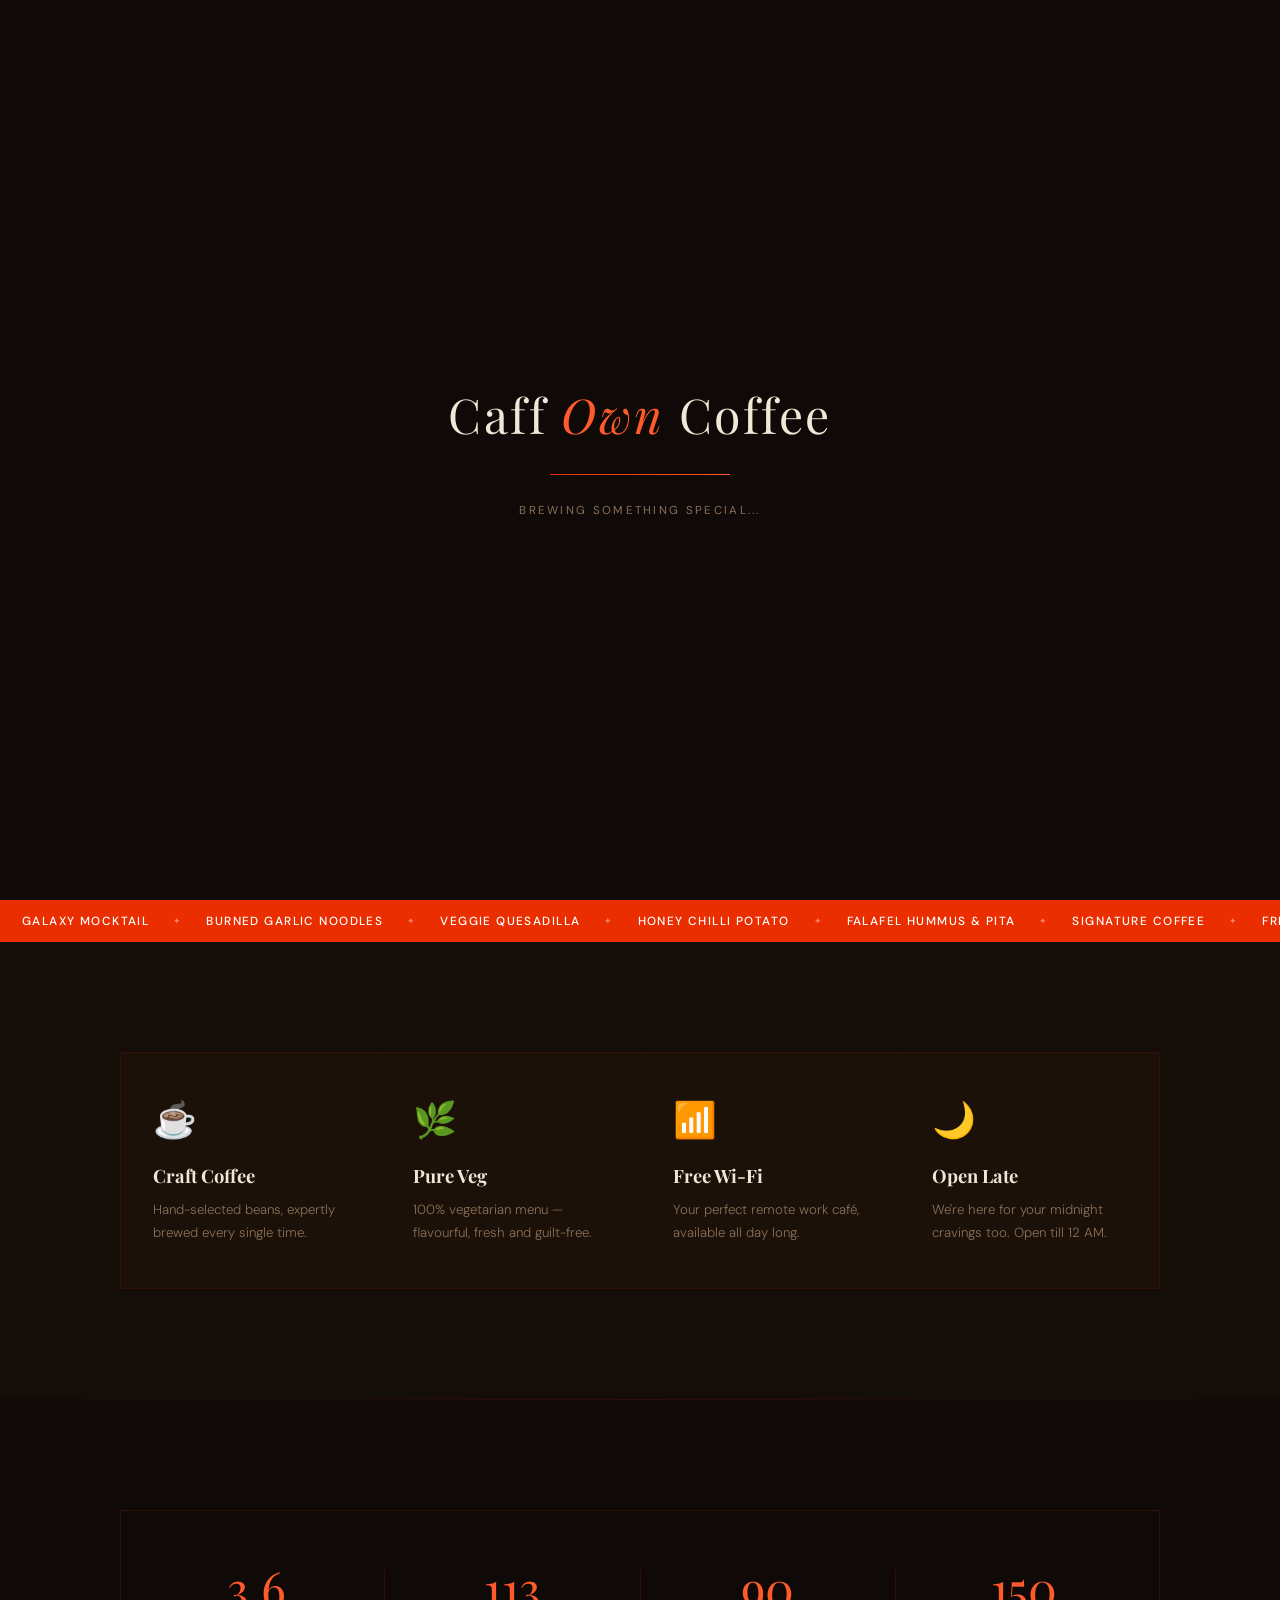
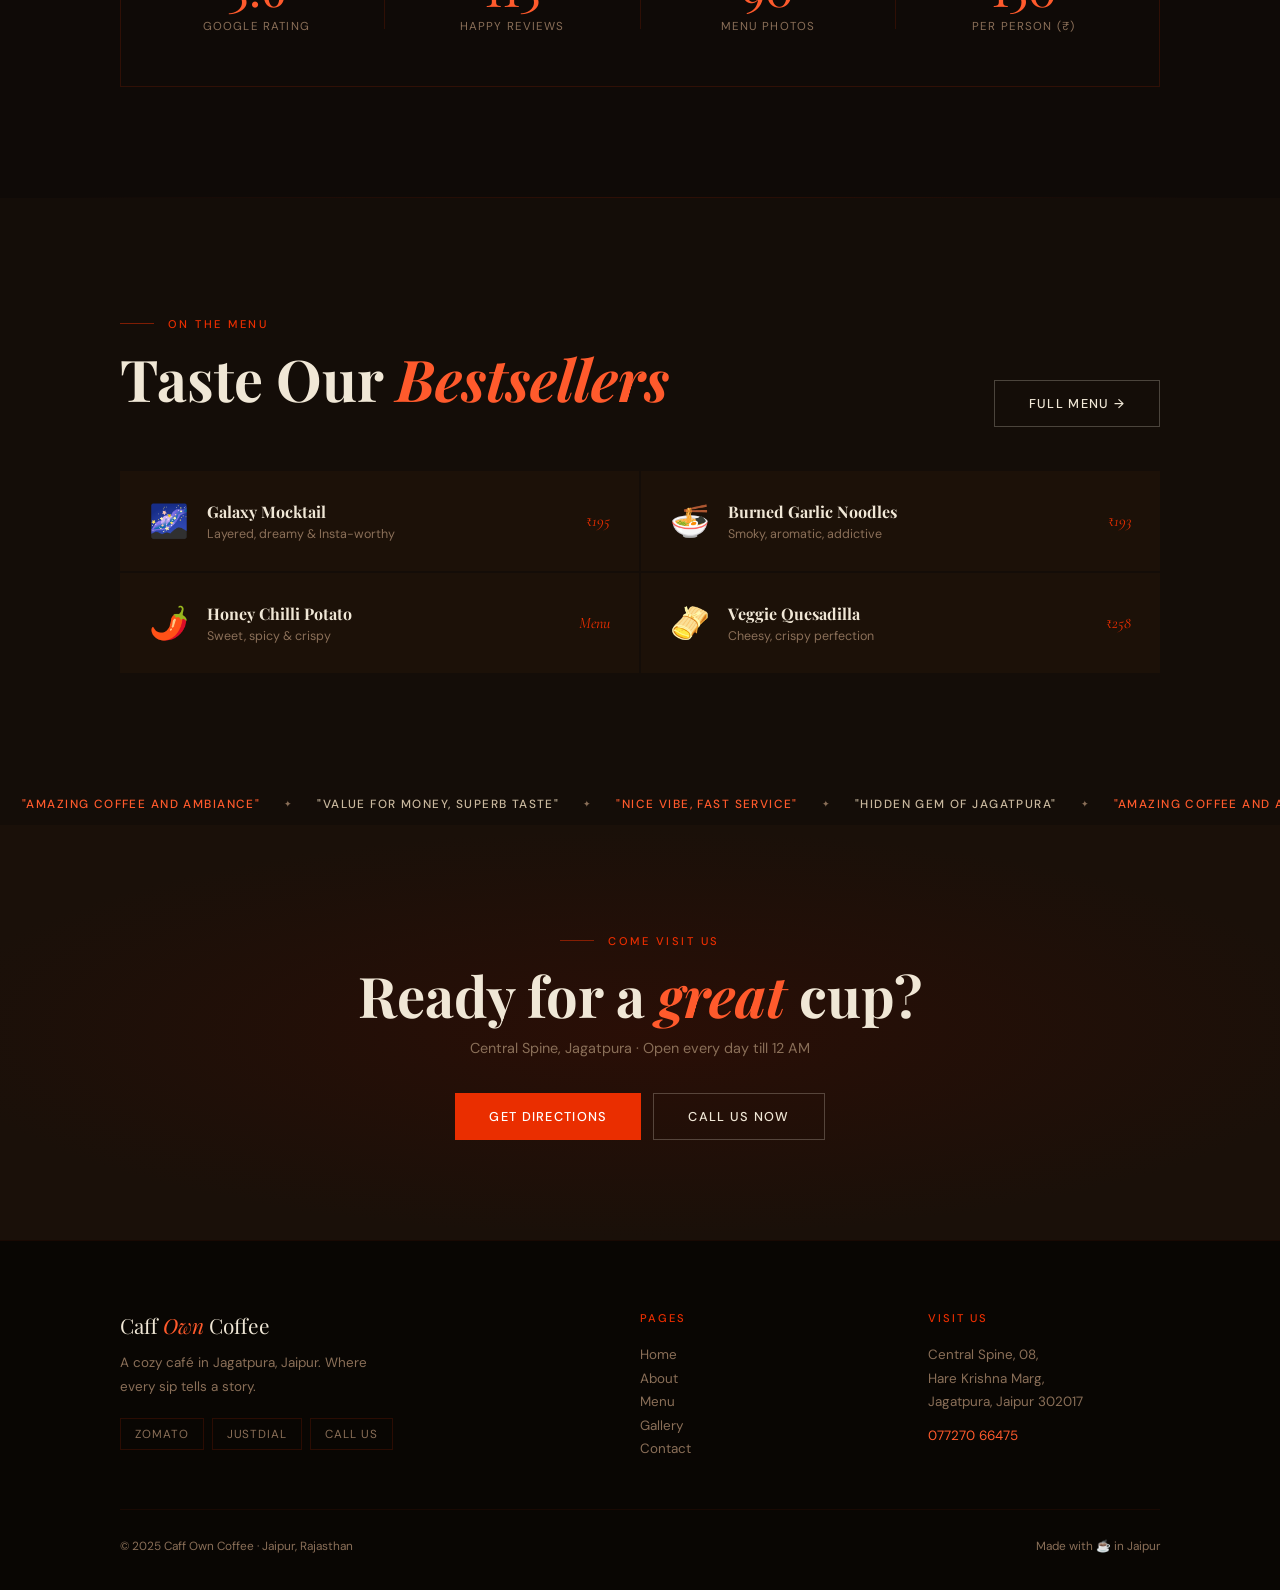
<file: index.html>
<!DOCTYPE html>
<html lang="en">
<head>
  <meta charset="UTF-8"/>
  <meta name="viewport" content="width=device-width,initial-scale=1.0"/>
  <title>Caff Own Coffee — Home</title>
  <link rel="preconnect" href="https://fonts.googleapis.com"/>
  <link rel="preconnect" href="https://fonts.gstatic.com" crossorigin/>
  <link href="https://fonts.googleapis.com/css2?family=Playfair+Display:ital,wght@0,400;0,700;0,900;1,400;1,700&family=DM+Sans:opsz,wght@9..40,300;9..40,400;9..40,500&family=Cormorant+Garamond:ital,wght@1,300;1,500&display=swap" rel="stylesheet"/>
  <link rel="stylesheet" href="css/style.css"/>
  <link rel="stylesheet" href="css/home.css"/>
</head>
<body class="noscroll">

<!-- LOADER -->
<div class="loader">
  <div class="loader-logo">Caff <em>Own</em> Coffee</div>
  <div class="loader-bar"><div class="loader-fill"></div></div>
  <p class="loader-msg">Brewing something special...</p>
</div>

<!-- CURSOR -->
<div class="cursor" id="cur"></div>
<div class="cursor-ring" id="ring"></div>

<!-- MOBILE OVERLAY -->
<div class="mob-overlay" id="mobOv">
  <button class="mob-close" id="mobCl">✕</button>
  <nav style="display:flex;flex-direction:column;align-items:center;gap:4px;">
    <a href="index.html" class="mob-link">Home</a>
    <a href="about.html" class="mob-link">About</a>
    <a href="menu.html"  class="mob-link">Menu</a>
    <a href="gallery.html" class="mob-link">Gallery</a>
    <a href="contact.html" class="mob-link">Contact</a>
  </nav>
  <div class="mob-info"><p>077270 66475</p><p>Open till 12 AM · Every Day</p></div>
</div>

<!-- NAVBAR -->
<header class="navbar" id="navbar">
  <a href="index.html" class="nav-logo">Caff <em>Own</em> Coffee</a>
  <ul class="nav-links">
    <li><a href="index.html">Home</a></li>
    <li><a href="about.html">About</a></li>
    <li><a href="menu.html">Menu</a></li>
    <li><a href="gallery.html">Gallery</a></li>
    <li><a href="contact.html">Contact</a></li>
  </ul>
  <a href="contact.html" class="nav-cta">Reserve a Spot</a>
  <button class="hamburger" id="ham"><span></span><span></span><span></span></button>
</header>

<!-- ═══════════ HERO ═══════════ -->
<section class="hero" id="home">
  <canvas class="hero-canvas" id="hCanvas"></canvas>
  <div class="hero-grain"></div>

  <div class="hero-content">
    <div class="hero-eyebrow">
      <span class="h-dot"></span> Jagatpura, Jaipur
    </div>
    <h1 class="hero-title">
      <span class="lw"><span class="ln">Where Every</span></span>
      <span class="lw"><span class="ln italic-o">Sip Tells</span></span>
      <span class="lw"><span class="ln">A Story</span></span>
    </h1>
    <p class="hero-sub">Coffee, craft &amp; connection — open till midnight</p>
    <div class="hero-btns">
      <a href="menu.html" class="btn-orange">
        Explore Menu
        <svg width="15" height="15" viewBox="0 0 15 15" fill="none"><path d="M3 7.5h9M8 3.5l4 4-4 4" stroke="currentColor" stroke-width="1.5" stroke-linecap="round"/></svg>
      </a>
      <a href="contact.html" class="btn-outline">Find Us</a>
    </div>
  </div>

  <div class="hero-strip">
    <div class="hs-item">
      <div class="hs-stars">★★★★★</div>
      <div class="hs-val"><strong>4.8</strong> · 151 Reviews</div>
    </div>
    <div class="hs-sep"></div>
    <div class="hs-item">
      <div class="odot"></div>
      <div class="hs-val">Open · Closes <strong>12 AM</strong></div>
    </div>
    <div class="hs-sep"></div>
    <div class="hs-item">
      <div class="hs-val">₹200–400 <strong>Per Person</strong></div>
    </div>
  </div>

  <div class="hero-scroll">
    <span>Scroll</span>
    <div class="scr-line"></div>
  </div>
</section>

<!-- MARQUEE -->
<div class="marquee-strip">
  <div class="marquee-track">
    <span>Galaxy Mocktail</span><span class="sep">✦</span>
    <span>Burned Garlic Noodles</span><span class="sep">✦</span>
    <span>Veggie Quesadilla</span><span class="sep">✦</span>
    <span>Honey Chilli Potato</span><span class="sep">✦</span>
    <span>Falafel Hummus &amp; Pita</span><span class="sep">✦</span>
    <span>Signature Coffee</span><span class="sep">✦</span>
    <span>Free Wi-Fi</span><span class="sep">✦</span>
    <span>Open Till Midnight</span><span class="sep">✦</span>
    <span>Galaxy Mocktail</span><span class="sep">✦</span>
    <span>Burned Garlic Noodles</span><span class="sep">✦</span>
    <span>Veggie Quesadilla</span><span class="sep">✦</span>
    <span>Honey Chilli Potato</span><span class="sep">✦</span>
    <span>Falafel Hummus &amp; Pita</span><span class="sep">✦</span>
    <span>Signature Coffee</span><span class="sep">✦</span>
    <span>Free Wi-Fi</span><span class="sep">✦</span>
    <span>Open Till Midnight</span><span class="sep">✦</span>
  </div>
</div>

<!-- ═══════════ FEATURES ═══════════ -->
<section class="features section">
  <div class="container">
    <div class="feat-grid">
      <div class="feat-card reveal" data-delay="0">
        <div class="feat-icon">☕</div>
        <h3>Craft Coffee</h3>
        <p>Hand-selected beans, expertly brewed every single time.</p>
      </div>
      <div class="feat-card reveal" data-delay="100">
        <div class="feat-icon">🌿</div>
        <h3>Pure Veg</h3>
        <p>100% vegetarian menu — flavourful, fresh and guilt-free.</p>
      </div>
      <div class="feat-card reveal" data-delay="200">
        <div class="feat-icon">📶</div>
        <h3>Free Wi-Fi</h3>
        <p>Your perfect remote work café, available all day long.</p>
      </div>
      <div class="feat-card reveal" data-delay="300">
        <div class="feat-icon">🌙</div>
        <h3>Open Late</h3>
        <p>We're here for your midnight cravings too. Open till 12 AM.</p>
      </div>
    </div>
  </div>
</section>

<div class="divider"></div>

<!-- ═══════════ STATS ═══════════ -->
<section class="stats-section section">
  <div class="container">
    <div class="stats-inner reveal">
      <div class="stat-box">
        <div class="stat-num" data-count="4.8">0</div>
        <div class="stat-lbl">Google Rating</div>
      </div>
      <div class="stat-sep"></div>
      <div class="stat-box">
        <div class="stat-num" data-count="151">0</div>
        <div class="stat-lbl">Happy Reviews</div>
      </div>
      <div class="stat-sep"></div>
      <div class="stat-box">
        <div class="stat-num" data-count="120">0</div>
        <div class="stat-lbl">Menu Photos</div>
      </div>
      <div class="stat-sep"></div>
      <div class="stat-box">
        <div class="stat-num" data-count="200">0</div>
        <div class="stat-lbl">Per Person (₹)</div>
      </div>
    </div>
  </div>
</section>

<div class="divider"></div>

<!-- ═══════════ MINI MENU PREVIEW ═══════════ -->
<section class="preview-section section">
  <div class="container">
    <div class="preview-head reveal">
      <div>
        <p class="section-label">On The Menu</p>
        <h2 class="section-title">Taste Our <em>Bestsellers</em></h2>
      </div>
      <a href="menu.html" class="btn-outline">Full Menu →</a>
    </div>
    <div class="preview-grid">
      <div class="prev-card reveal" data-delay="0">
        <span class="prev-emoji">🌌</span>
        <div class="prev-info">
          <h4>Galaxy Mocktail</h4>
          <p>Layered, dreamy &amp; Insta-worthy</p>
        </div>
        <span class="prev-price">₹195</span>
      </div>
      <div class="prev-card reveal" data-delay="80">
        <span class="prev-emoji">🍜</span>
        <div class="prev-info">
          <h4>Burned Garlic Noodles</h4>
          <p>Smoky, aromatic, addictive</p>
        </div>
        <span class="prev-price">₹193</span>
      </div>
      <div class="prev-card reveal" data-delay="160">
        <span class="prev-emoji">🌶️</span>
        <div class="prev-info">
          <h4>Honey Chilli Potato</h4>
          <p>Sweet, spicy &amp; crispy</p>
        </div>
        <span class="prev-price">Menu</span>
      </div>
      <div class="prev-card reveal" data-delay="240">
        <span class="prev-emoji">🫔</span>
        <div class="prev-info">
          <h4>Veggie Quesadilla</h4>
          <p>Cheesy, crispy perfection</p>
        </div>
        <span class="prev-price">₹258</span>
      </div>
    </div>
  </div>
</section>

<!-- ═══════════ REVIEW TEASER ═══════════ -->
<div class="marquee-strip" style="background:var(--bg2);">
  <div class="marquee-track" style="animation-direction:reverse;">
    <span style="color:var(--orange-lt)">"Amazing coffee and ambiance"</span><span class="sep" style="color:var(--muted)">✦</span>
    <span style="color:var(--beige-dkr)">"Value for money, superb taste"</span><span class="sep" style="color:var(--muted)">✦</span>
    <span style="color:var(--orange-lt)">"Nice vibe, fast service"</span><span class="sep" style="color:var(--muted)">✦</span>
    <span style="color:var(--beige-dkr)">"Hidden gem of Jagatpura"</span><span class="sep" style="color:var(--muted)">✦</span>
    <span style="color:var(--orange-lt)">"Amazing coffee and ambiance"</span><span class="sep" style="color:var(--muted)">✦</span>
    <span style="color:var(--beige-dkr)">"Value for money, superb taste"</span><span class="sep" style="color:var(--muted)">✦</span>
    <span style="color:var(--orange-lt)">"Nice vibe, fast service"</span><span class="sep" style="color:var(--muted)">✦</span>
    <span style="color:var(--beige-dkr)">"Hidden gem of Jagatpura"</span><span class="sep" style="color:var(--muted)">✦</span>
  </div>
</div>

<!-- ═══════════ CTA BANNER ═══════════ -->
<section class="cta-banner">
  <div class="cta-bg"></div>
  <div class="container">
    <div class="cta-inner reveal">
      <p class="section-label" style="justify-content:center;">Come Visit Us</p>
      <h2 class="cta-title">Ready for a <em>great</em> cup?</h2>
      <p class="cta-sub">Central Spine, Jagatpura · Open every day till 12 AM</p>
      <div class="cta-btns">
        <a href="contact.html" class="btn-orange">Get Directions</a>
        <a href="tel:07727066475" class="btn-outline">Call Us Now</a>
      </div>
    </div>
  </div>
</section>

<!-- FOOTER -->
<footer class="footer">
  <div class="container">
    <div class="footer-grid">
      <div class="footer-brand">
        <div class="footer-logo">Caff <em>Own</em> Coffee</div>
        <p>A cozy café in Jagatpura, Jaipur. Where every sip tells a story.</p>
        <div class="footer-social">
          <a href="https://www.zomato.com/jaipur/caff-own-coffee-jagatpura" target="_blank" class="soc-btn">Zomato</a>
          <a href="https://www.justdial.com" target="_blank" class="soc-btn">JustDial</a>
          <a href="tel:07727066475" class="soc-btn">Call Us</a>
        </div>
      </div>
      <div class="footer-col">
        <h4>Pages</h4>
        <a href="index.html">Home</a>
        <a href="about.html">About</a>
        <a href="menu.html">Menu</a>
        <a href="gallery.html">Gallery</a>
        <a href="contact.html">Contact</a>
      </div>
      <div class="footer-col">
        <h4>Visit Us</h4>
        <p>Central Spine, 08,<br/>Hare Krishna Marg,<br/>Jagatpura, Jaipur 302017</p>
        <p style="margin-top:10px;color:var(--orange-lt);">077270 66475</p>
      </div>
    </div>
    <div class="footer-btm">
      <p>© 2025 Caff Own Coffee · Jaipur, Rajasthan</p>
      <p>Made with ☕ in Jaipur</p>
    </div>
  </div>
</footer>

<script src="js/main.js"></script>
<script src="js/home.js"></script>
</body>
</html>
</file>
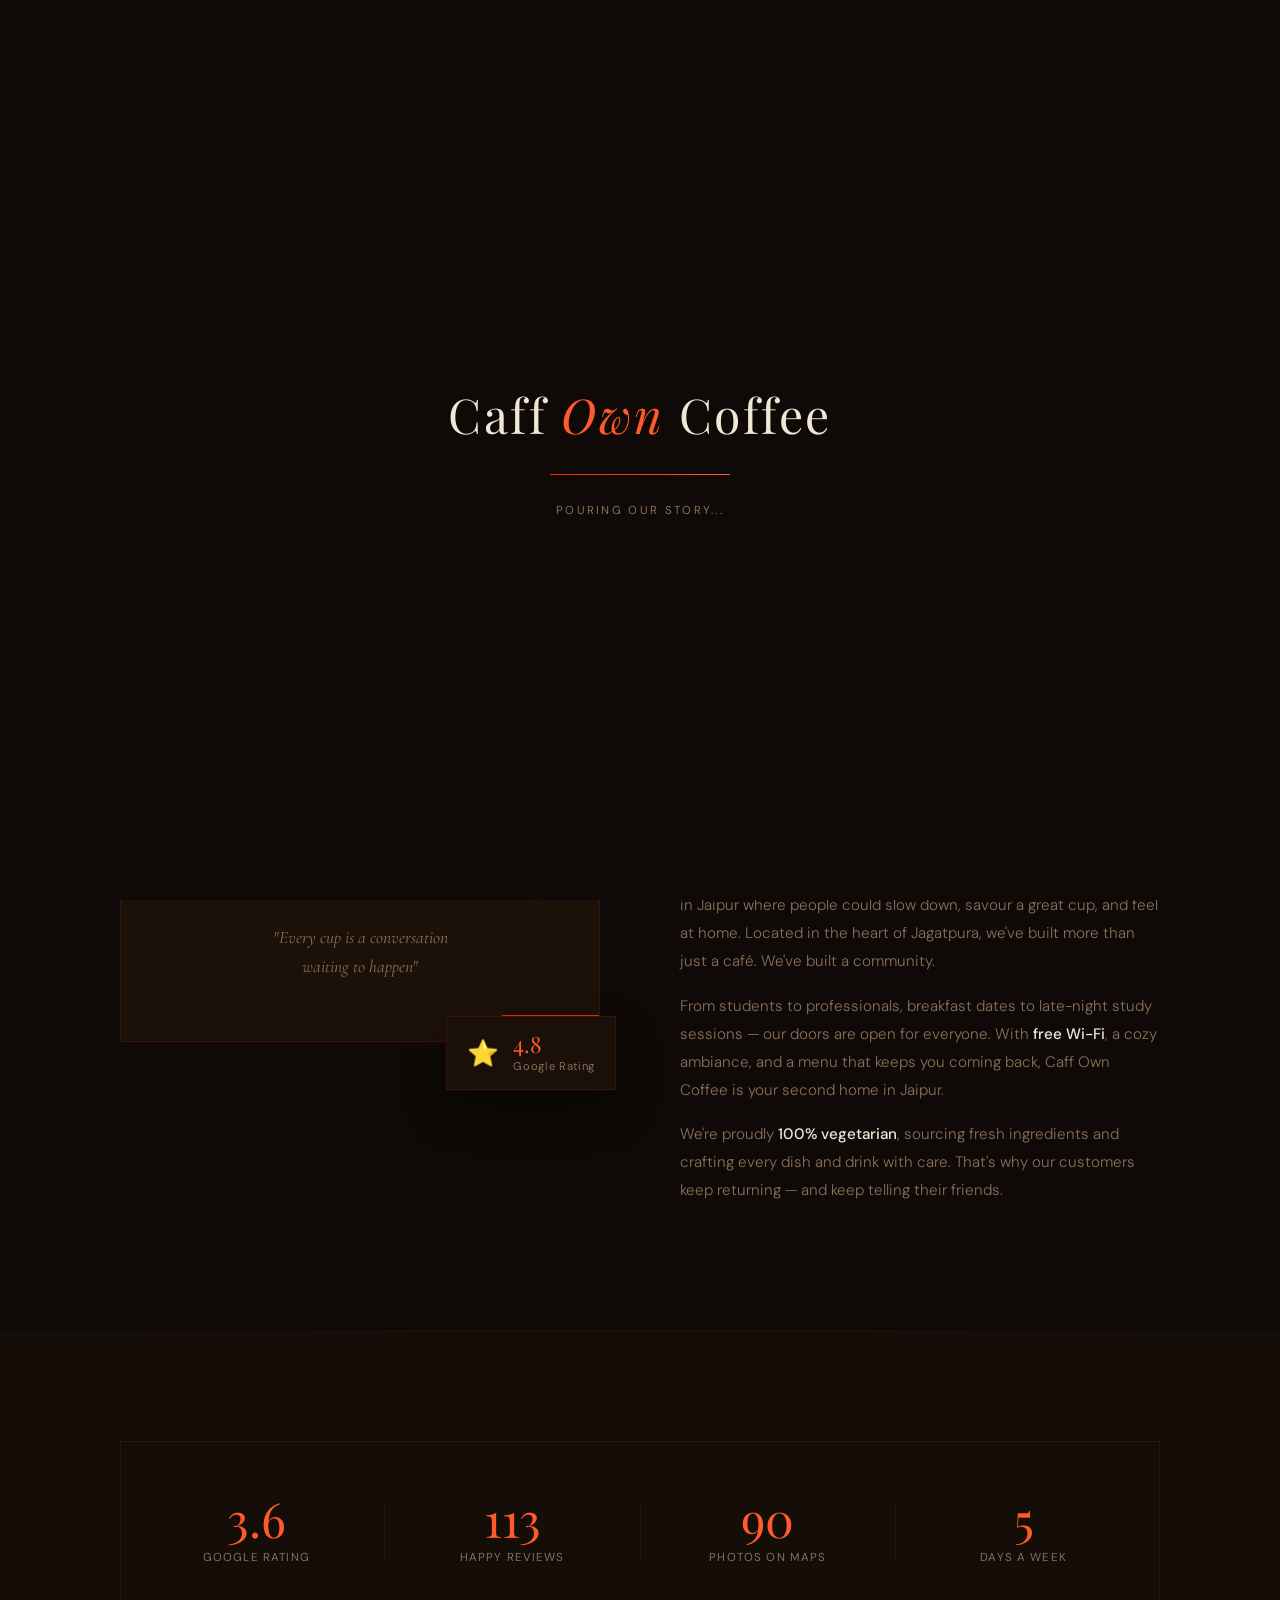
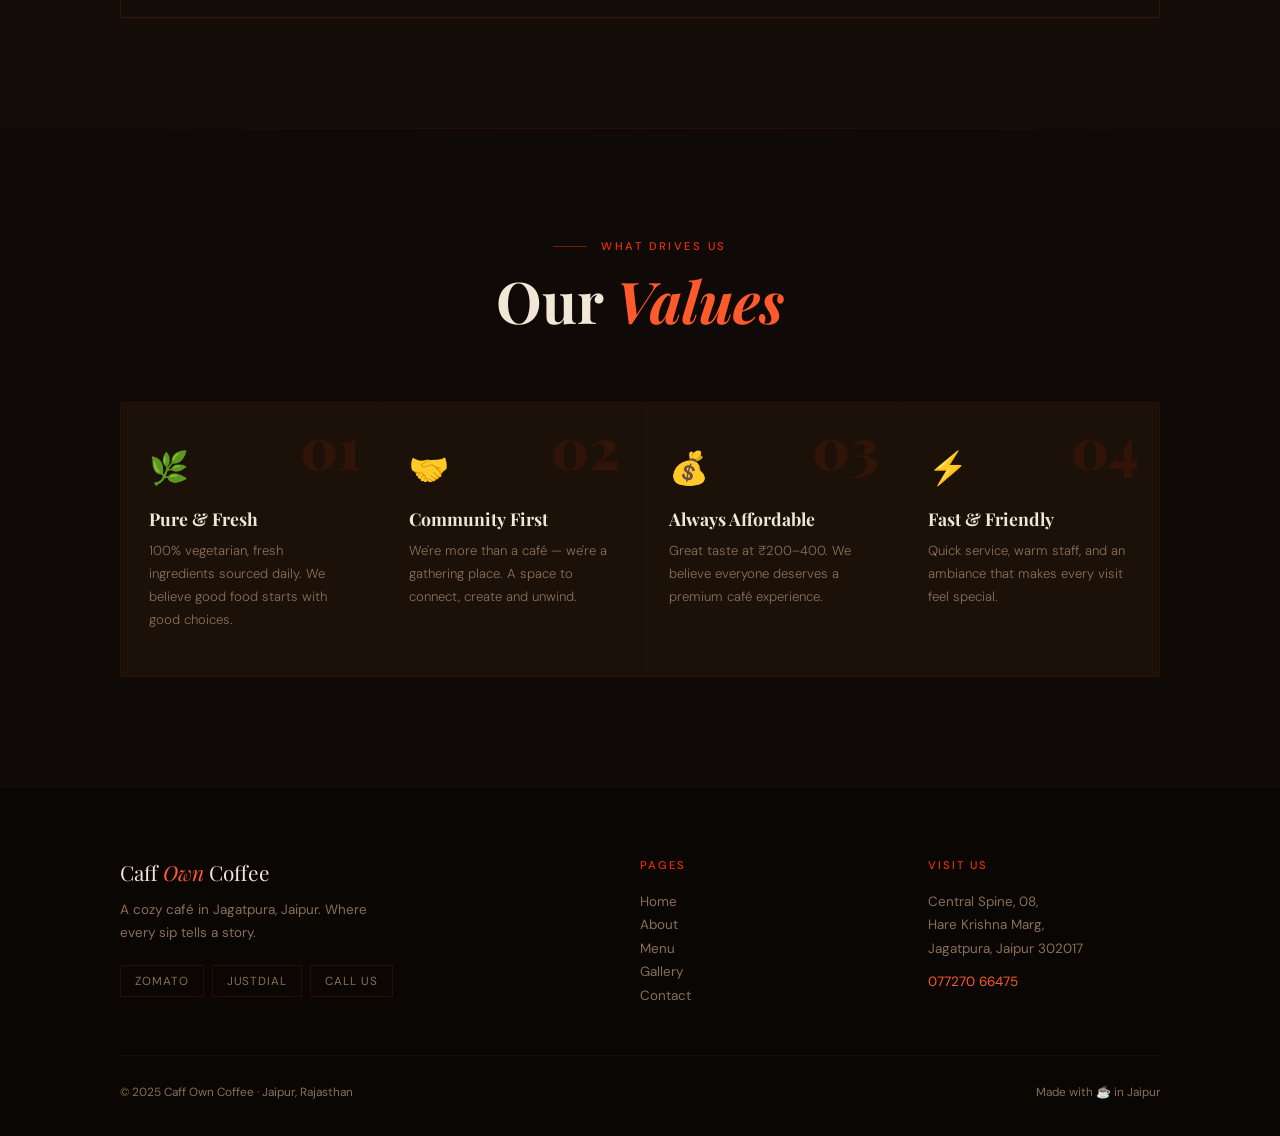
<file: about.html>
<!DOCTYPE html>
<html lang="en">
<head>
  <meta charset="UTF-8"/>
  <meta name="viewport" content="width=device-width,initial-scale=1.0"/>
  <title>About — Caff Own Coffee</title>
  <link rel="preconnect" href="https://fonts.googleapis.com"/>
  <link rel="preconnect" href="https://fonts.gstatic.com" crossorigin/>
  <link href="https://fonts.googleapis.com/css2?family=Playfair+Display:ital,wght@0,400;0,700;0,900;1,400;1,700&family=DM+Sans:opsz,wght@9..40,300;9..40,400;9..40,500&family=Cormorant+Garamond:ital,wght@1,300;1,500&display=swap" rel="stylesheet"/>
  <link rel="stylesheet" href="css/style.css"/>
  <link rel="stylesheet" href="css/about.css"/>
</head>
<body class="noscroll">

<div class="loader">
  <div class="loader-logo">Caff <em>Own</em> Coffee</div>
  <div class="loader-bar"><div class="loader-fill"></div></div>
  <p class="loader-msg">Pouring our story...</p>
</div>
<div class="cursor" id="cur"></div>
<div class="cursor-ring" id="ring"></div>

<div class="mob-overlay" id="mobOv">
  <button class="mob-close" id="mobCl">✕</button>
  <nav style="display:flex;flex-direction:column;align-items:center;gap:4px;">
    <a href="index.html" class="mob-link">Home</a>
    <a href="about.html" class="mob-link">About</a>
    <a href="menu.html"  class="mob-link">Menu</a>
    <a href="gallery.html" class="mob-link">Gallery</a>
    <a href="contact.html" class="mob-link">Contact</a>
  </nav>
  <div class="mob-info"><p>077270 66475</p><p>Open till 12 AM · Every Day</p></div>
</div>

<header class="navbar">
  <a href="index.html" class="nav-logo">Caff <em>Own</em> Coffee</a>
  <ul class="nav-links">
    <li><a href="index.html">Home</a></li>
    <li><a href="about.html">About</a></li>
    <li><a href="menu.html">Menu</a></li>
    <li><a href="gallery.html">Gallery</a></li>
    <li><a href="contact.html">Contact</a></li>
  </ul>
  <a href="contact.html" class="nav-cta">Reserve a Spot</a>
  <button class="hamburger" id="ham"><span></span><span></span><span></span></button>
</header>

<!-- PAGE HERO -->
<section class="page-hero">
  <div class="page-hero-bg"></div>
  <div class="page-hero-grain"></div>
  <div class="page-hero-num">02</div>
  <div class="container">
    <p class="page-hero-eyebrow">Our Story</p>
    <h1 class="page-hero-title">More Than<br/>Just <em>Coffee</em></h1>
  </div>
</section>

<!-- MARQUEE -->
<div class="marquee-strip">
  <div class="marquee-track">
    <span>Jagatpura, Jaipur</span><span class="sep">✦</span><span>Rated 4.8 on Google</span><span class="sep">✦</span><span>151+ Reviews</span><span class="sep">✦</span><span>Free Wi-Fi</span><span class="sep">✦</span><span>Open Till 12 AM</span><span class="sep">✦</span><span>Pure Vegetarian</span><span class="sep">✦</span>
    <span>Jagatpura, Jaipur</span><span class="sep">✦</span><span>Rated 4.8 on Google</span><span class="sep">✦</span><span>151+ Reviews</span><span class="sep">✦</span><span>Free Wi-Fi</span><span class="sep">✦</span><span>Open Till 12 AM</span><span class="sep">✦</span><span>Pure Vegetarian</span><span class="sep">✦</span>
  </div>
</div>

<!-- OUR STORY -->
<section class="section">
  <div class="container">
    <div class="story-grid">
      <div class="story-visual reveal">
        <div class="sv-main">
          <div class="sv-icon">☕</div>
          <p class="sv-quote">"Every cup is a conversation<br/>waiting to happen"</p>
          <div class="sv-tag tl">Caff Own Coffee</div>
          <div class="sv-tag br">Jaipur, RJ</div>
          <div class="sv-ring"></div>
        </div>
        <div class="sv-float">
          <span>⭐</span>
          <div>
            <div class="svf-n">4.8</div>
            <div class="svf-l">Google Rating</div>
          </div>
        </div>
      </div>
      <div class="story-text reveal" data-delay="120">
        <p class="section-label">Who We Are</p>
        <h2 class="section-title">Born from a <em>Passion</em><br/>for Coffee</h2>
        <p class="body-text">Caff Own Coffee started with one simple dream — to create a space in Jaipur where people could slow down, savour a great cup, and feel at home. Located in the heart of Jagatpura, we've built more than just a café. We've built a community.</p>
        <p class="body-text">From students to professionals, breakfast dates to late-night study sessions — our doors are open for everyone. With <strong>free Wi-Fi</strong>, a cozy ambiance, and a menu that keeps you coming back, Caff Own Coffee is your second home in Jaipur.</p>
        <p class="body-text">We're proudly <strong>100% vegetarian</strong>, sourcing fresh ingredients and crafting every dish and drink with care. That's why our customers keep returning — and keep telling their friends.</p>
      </div>
    </div>
  </div>
</section>

<div class="divider"></div>

<!-- STATS -->
<section class="section" style="background:var(--bg2);">
  <div class="container">
    <div class="abt-stats reveal">
      <div class="stat-box">
        <div class="stat-num" data-count="4.8">0</div>
        <div class="stat-lbl">Google Rating</div>
      </div>
      <div class="stat-sep"></div>
      <div class="stat-box">
        <div class="stat-num" data-count="151">0</div>
        <div class="stat-lbl">Happy Reviews</div>
      </div>
      <div class="stat-sep"></div>
      <div class="stat-box">
        <div class="stat-num" data-count="120">0</div>
        <div class="stat-lbl">Photos on Maps</div>
      </div>
      <div class="stat-sep"></div>
      <div class="stat-box">
        <div class="stat-num" data-count="7">0</div>
        <div class="stat-lbl">Days a Week</div>
      </div>
    </div>
  </div>
</section>

<div class="divider"></div>

<!-- VALUES -->
<section class="section">
  <div class="container">
    <div class="section-head reveal" style="text-align:center; align-items:center; display:flex; flex-direction:column;">
      <p class="section-label">What Drives Us</p>
      <h2 class="section-title">Our <em>Values</em></h2>
    </div>
    <div class="values-grid">
      <div class="val-card reveal" data-delay="0">
        <div class="val-num">01</div>
        <div class="val-icon">🌿</div>
        <h3>Pure &amp; Fresh</h3>
        <p>100% vegetarian, fresh ingredients sourced daily. We believe good food starts with good choices.</p>
      </div>
      <div class="val-card reveal" data-delay="100">
        <div class="val-num">02</div>
        <div class="val-icon">🤝</div>
        <h3>Community First</h3>
        <p>We're more than a café — we're a gathering place. A space to connect, create and unwind.</p>
      </div>
      <div class="val-card reveal" data-delay="200">
        <div class="val-num">03</div>
        <div class="val-icon">💰</div>
        <h3>Always Affordable</h3>
        <p>Great taste at ₹200–400. We believe everyone deserves a premium café experience.</p>
      </div>
      <div class="val-card reveal" data-delay="300">
        <div class="val-num">04</div>
        <div class="val-icon">⚡</div>
        <h3>Fast &amp; Friendly</h3>
        <p>Quick service, warm staff, and an ambiance that makes every visit feel special.</p>
      </div>
    </div>
  </div>
</section>

<!-- FOOTER -->
<footer class="footer">
  <div class="container">
    <div class="footer-grid">
      <div class="footer-brand">
        <div class="footer-logo">Caff <em>Own</em> Coffee</div>
        <p>A cozy café in Jagatpura, Jaipur. Where every sip tells a story.</p>
        <div class="footer-social">
          <a href="https://www.zomato.com/jaipur/caff-own-coffee-jagatpura" target="_blank" class="soc-btn">Zomato</a>
          <a href="https://www.justdial.com" target="_blank" class="soc-btn">JustDial</a>
          <a href="tel:07727066475" class="soc-btn">Call Us</a>
        </div>
      </div>
      <div class="footer-col">
        <h4>Pages</h4>
        <a href="index.html">Home</a><a href="about.html">About</a><a href="menu.html">Menu</a><a href="gallery.html">Gallery</a><a href="contact.html">Contact</a>
      </div>
      <div class="footer-col">
        <h4>Visit Us</h4>
        <p>Central Spine, 08,<br/>Hare Krishna Marg,<br/>Jagatpura, Jaipur 302017</p>
        <p style="margin-top:10px;color:var(--orange-lt);">077270 66475</p>
      </div>
    </div>
    <div class="footer-btm">
      <p>© 2025 Caff Own Coffee · Jaipur, Rajasthan</p>
      <p>Made with ☕ in Jaipur</p>
    </div>
  </div>
</footer>

<script src="js/main.js"></script>
</body>
</html>
</file>
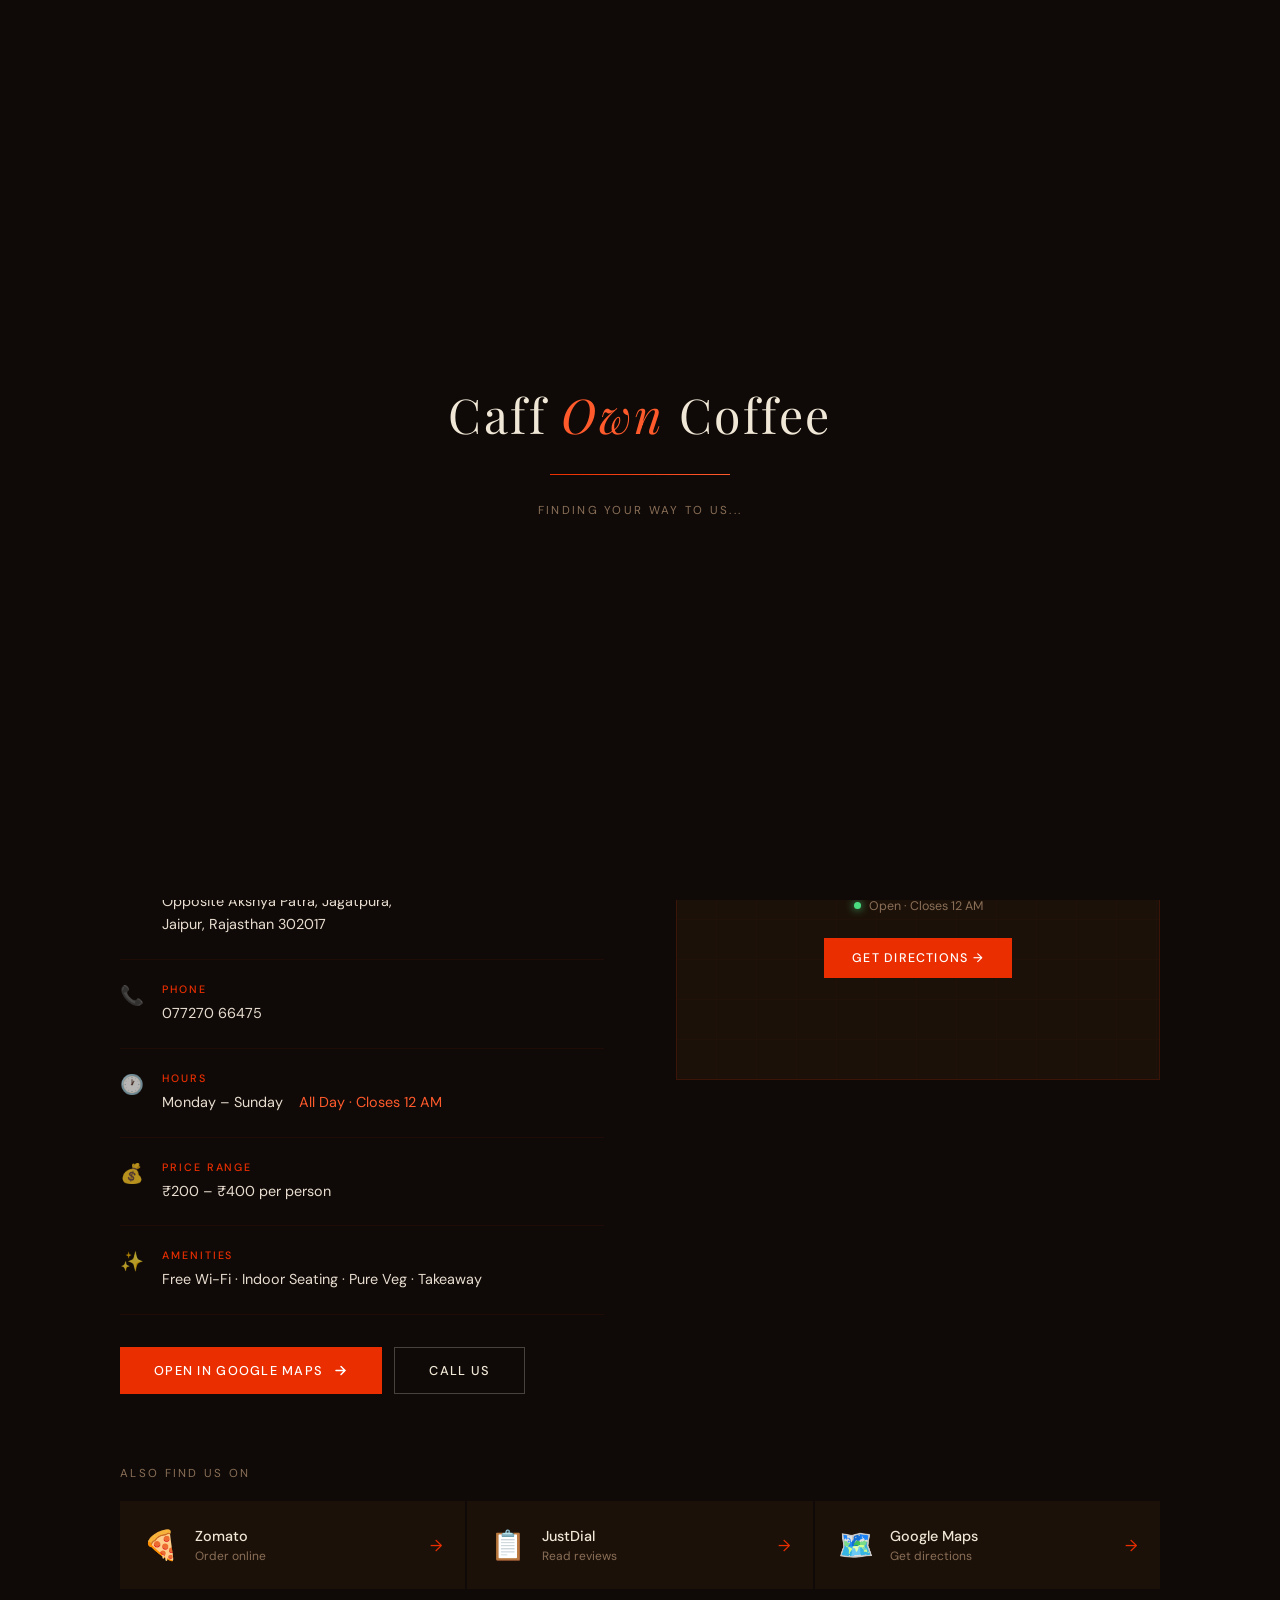
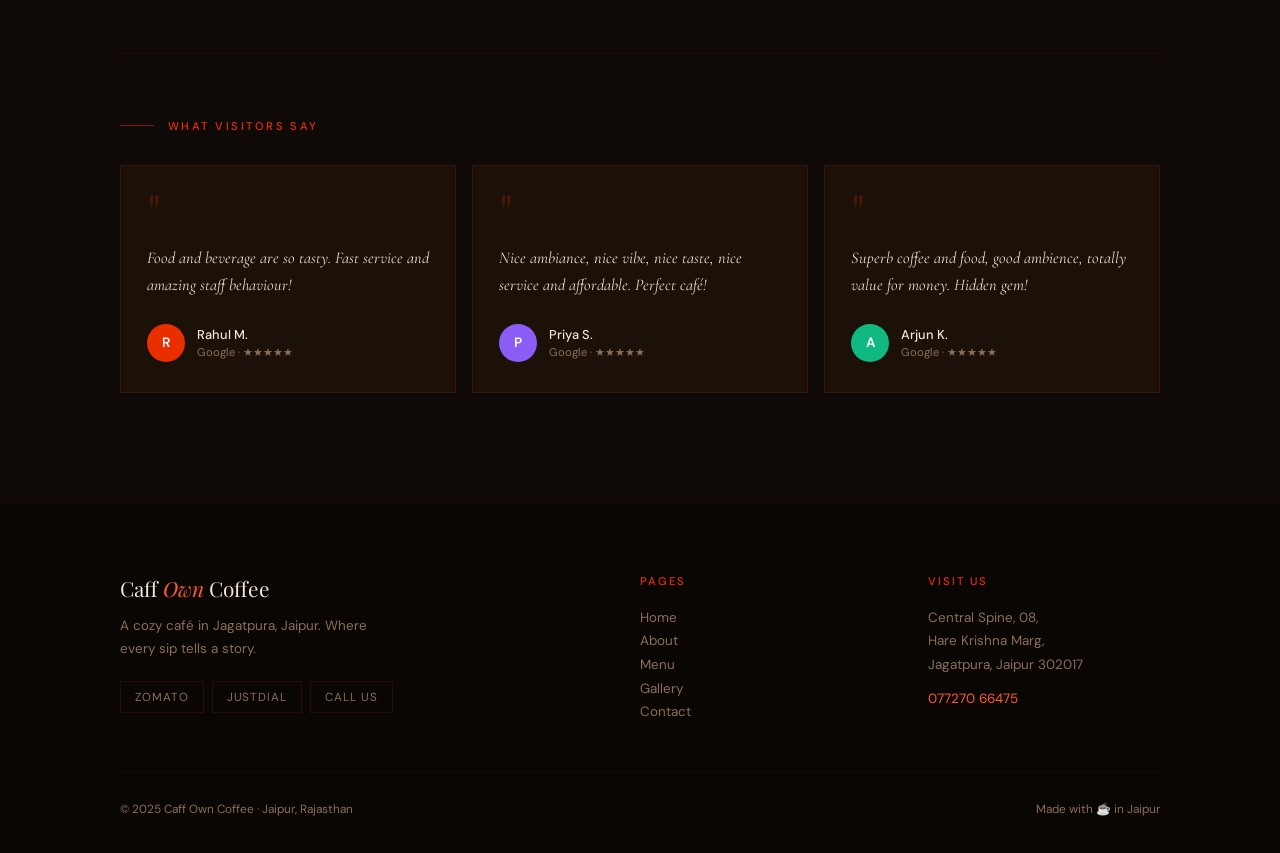
<file: contact.html>
<!DOCTYPE html>
<html lang="en">
<head>
  <meta charset="UTF-8"/>
  <meta name="viewport" content="width=device-width,initial-scale=1.0"/>
  <title>Contact — Caff Own Coffee</title>
  <link rel="preconnect" href="https://fonts.googleapis.com"/>
  <link rel="preconnect" href="https://fonts.gstatic.com" crossorigin/>
  <link href="https://fonts.googleapis.com/css2?family=Playfair+Display:ital,wght@0,400;0,700;0,900;1,400;1,700&family=DM+Sans:opsz,wght@9..40,300;9..40,400;9..40,500&family=Cormorant+Garamond:ital,wght@1,300;1,500&display=swap" rel="stylesheet"/>
  <link rel="stylesheet" href="css/style.css"/>
  <link rel="stylesheet" href="css/contact.css"/>
</head>
<body class="noscroll">

<div class="loader">
  <div class="loader-logo">Caff <em>Own</em> Coffee</div>
  <div class="loader-bar"><div class="loader-fill"></div></div>
  <p class="loader-msg">Finding your way to us...</p>
</div>
<div class="cursor" id="cur"></div>
<div class="cursor-ring" id="ring"></div>

<div class="mob-overlay" id="mobOv">
  <button class="mob-close" id="mobCl">✕</button>
  <nav style="display:flex;flex-direction:column;align-items:center;gap:4px;">
    <a href="index.html" class="mob-link">Home</a>
    <a href="about.html" class="mob-link">About</a>
    <a href="menu.html"  class="mob-link">Menu</a>
    <a href="gallery.html" class="mob-link">Gallery</a>
    <a href="contact.html" class="mob-link">Contact</a>
  </nav>
  <div class="mob-info"><p>077270 66475</p><p>Open till 12 AM · Every Day</p></div>
</div>

<header class="navbar">
  <a href="index.html" class="nav-logo">Caff <em>Own</em> Coffee</a>
  <ul class="nav-links">
    <li><a href="index.html">Home</a></li>
    <li><a href="about.html">About</a></li>
    <li><a href="menu.html">Menu</a></li>
    <li><a href="gallery.html">Gallery</a></li>
    <li><a href="contact.html">Contact</a></li>
  </ul>
  <a href="contact.html" class="nav-cta">Reserve a Spot</a>
  <button class="hamburger" id="ham"><span></span><span></span><span></span></button>
</header>

<section class="page-hero">
  <div class="page-hero-bg"></div>
  <div class="page-hero-grain"></div>
  <div class="page-hero-num">05</div>
  <div class="container">
    <p class="page-hero-eyebrow">Come Visit</p>
    <h1 class="page-hero-title">Find Us in <em>Jagatpura</em></h1>
  </div>
</section>

<div class="marquee-strip">
  <div class="marquee-track">
    <span>Central Spine</span><span class="sep">✦</span><span>Hare Krishna Marg</span><span class="sep">✦</span><span>Jagatpura</span><span class="sep">✦</span><span>Jaipur 302017</span><span class="sep">✦</span><span>077270 66475</span><span class="sep">✦</span><span>Open Till 12 AM</span><span class="sep">✦</span>
    <span>Central Spine</span><span class="sep">✦</span><span>Hare Krishna Marg</span><span class="sep">✦</span><span>Jagatpura</span><span class="sep">✦</span><span>Jaipur 302017</span><span class="sep">✦</span><span>077270 66475</span><span class="sep">✦</span><span>Open Till 12 AM</span><span class="sep">✦</span>
  </div>
</div>

<section class="section">
  <div class="container">
    <div class="contact-grid">

      <!-- INFO -->
      <div class="c-info reveal">
        <p class="section-label">Get In Touch</p>
        <h2 class="section-title" style="margin-bottom:40px;">We'd Love to <em>See You</em></h2>

        <div class="info-row">
          <div class="ir-icon">📍</div>
          <div>
            <div class="ir-label">Address</div>
            <div class="ir-val">Central Spine, 08, Hare Krishna Marg,<br/>Opposite Akshya Patra, Jagatpura,<br/>Jaipur, Rajasthan 302017</div>
          </div>
        </div>
        <div class="info-row">
          <div class="ir-icon">📞</div>
          <div>
            <div class="ir-label">Phone</div>
            <div class="ir-val"><a href="tel:07727066475">077270 66475</a></div>
          </div>
        </div>
        <div class="info-row">
          <div class="ir-icon">🕐</div>
          <div>
            <div class="ir-label">Hours</div>
            <div class="ir-val">
              <div class="hrs-row"><span>Monday – Sunday</span><span class="hrs-time">All Day · Closes 12 AM</span></div>
            </div>
          </div>
        </div>
        <div class="info-row">
          <div class="ir-icon">💰</div>
          <div>
            <div class="ir-label">Price Range</div>
            <div class="ir-val">₹200 – ₹400 per person</div>
          </div>
        </div>
        <div class="info-row">
          <div class="ir-icon">✨</div>
          <div>
            <div class="ir-label">Amenities</div>
            <div class="ir-val">Free Wi-Fi · Indoor Seating · Pure Veg · Takeaway</div>
          </div>
        </div>

        <div class="c-actions">
          <a href="https://maps.google.com/?q=Caff+Own+Coffee+Jagatpura+Jaipur" target="_blank" class="btn-orange">
            Open in Google Maps
            <svg width="15" height="15" viewBox="0 0 15 15" fill="none"><path d="M3 7.5h9M8 3.5l4 4-4 4" stroke="currentColor" stroke-width="1.5" stroke-linecap="round"/></svg>
          </a>
          <a href="tel:07727066475" class="btn-outline">Call Us</a>
        </div>
      </div>

      <!-- MAP CARD -->
      <div class="map-card reveal" data-delay="140">
        <div class="map-grid-bg"></div>
        <div class="map-center">
          <div class="map-pin-wrap">
            <span class="map-pin">📍</span>
            <div class="pin-pulse"></div>
          </div>
          <h3>Caff Own Coffee</h3>
          <p>Central Spine, Jagatpura, Jaipur</p>
          <div class="map-rating">★★★★★ &nbsp;4.8 · 151 reviews</div>
          <div class="map-open">
            <div class="odot"></div> Open · Closes 12 AM
          </div>
          <a href="https://maps.google.com/?q=Caff+Own+Coffee+Jagatpura+Jaipur" target="_blank" class="map-btn">
            Get Directions →
          </a>
        </div>
      </div>

    </div><!-- /contact-grid -->

    <!-- PLATFORMS -->
    <div class="platforms reveal">
      <p class="plat-head">Also find us on</p>
      <div class="plat-cards">
        <a href="https://www.zomato.com/jaipur/caff-own-coffee-jagatpura" target="_blank" class="plat-card">
          <span>🍕</span>
          <div>
            <div class="plat-name">Zomato</div>
            <div class="plat-sub">Order online</div>
          </div>
          <span class="plat-arrow">→</span>
        </a>
        <a href="https://www.justdial.com" target="_blank" class="plat-card">
          <span>📋</span>
          <div>
            <div class="plat-name">JustDial</div>
            <div class="plat-sub">Read reviews</div>
          </div>
          <span class="plat-arrow">→</span>
        </a>
        <a href="https://maps.google.com/?q=Caff+Own+Coffee+Jagatpura+Jaipur" target="_blank" class="plat-card">
          <span>🗺️</span>
          <div>
            <div class="plat-name">Google Maps</div>
            <div class="plat-sub">Get directions</div>
          </div>
          <span class="plat-arrow">→</span>
        </a>
      </div>
    </div>

    <!-- REVIEWS ON CONTACT PAGE -->
    <div class="c-reviews reveal">
      <p class="section-label" style="margin-bottom:32px;">What Visitors Say</p>
      <div class="rev-grid">
        <div class="rev-card">
          <div class="rev-q">"</div>
          <p class="rev-txt">Food and beverage are so tasty. Fast service and amazing staff behaviour!</p>
          <div class="rev-bot">
            <div class="rev-av" style="--avc:#ea2e00">R</div>
            <div><div class="rev-nm">Rahul M.</div><div class="rev-src">Google · ★★★★★</div></div>
          </div>
        </div>
        <div class="rev-card">
          <div class="rev-q">"</div>
          <p class="rev-txt">Nice ambiance, nice vibe, nice taste, nice service and affordable. Perfect café!</p>
          <div class="rev-bot">
            <div class="rev-av" style="--avc:#8b5cf6">P</div>
            <div><div class="rev-nm">Priya S.</div><div class="rev-src">Google · ★★★★★</div></div>
          </div>
        </div>
        <div class="rev-card">
          <div class="rev-q">"</div>
          <p class="rev-txt">Superb coffee and food, good ambience, totally value for money. Hidden gem!</p>
          <div class="rev-bot">
            <div class="rev-av" style="--avc:#10b981">A</div>
            <div><div class="rev-nm">Arjun K.</div><div class="rev-src">Google · ★★★★★</div></div>
          </div>
        </div>
      </div>
    </div>

  </div>
</section>

<footer class="footer">
  <div class="container">
    <div class="footer-grid">
      <div class="footer-brand">
        <div class="footer-logo">Caff <em>Own</em> Coffee</div>
        <p>A cozy café in Jagatpura, Jaipur. Where every sip tells a story.</p>
        <div class="footer-social">
          <a href="https://www.zomato.com/jaipur/caff-own-coffee-jagatpura" target="_blank" class="soc-btn">Zomato</a>
          <a href="https://www.justdial.com" target="_blank" class="soc-btn">JustDial</a>
          <a href="tel:07727066475" class="soc-btn">Call Us</a>
        </div>
      </div>
      <div class="footer-col">
        <h4>Pages</h4>
        <a href="index.html">Home</a><a href="about.html">About</a><a href="menu.html">Menu</a><a href="gallery.html">Gallery</a><a href="contact.html">Contact</a>
      </div>
      <div class="footer-col">
        <h4>Visit Us</h4>
        <p>Central Spine, 08,<br/>Hare Krishna Marg,<br/>Jagatpura, Jaipur 302017</p>
        <p style="margin-top:10px;color:var(--orange-lt);">077270 66475</p>
      </div>
    </div>
    <div class="footer-btm">
      <p>© 2025 Caff Own Coffee · Jaipur, Rajasthan</p>
      <p>Made with ☕ in Jaipur</p>
    </div>
  </div>
</footer>

<script src="js/main.js"></script>
</body>
</html>
</file>
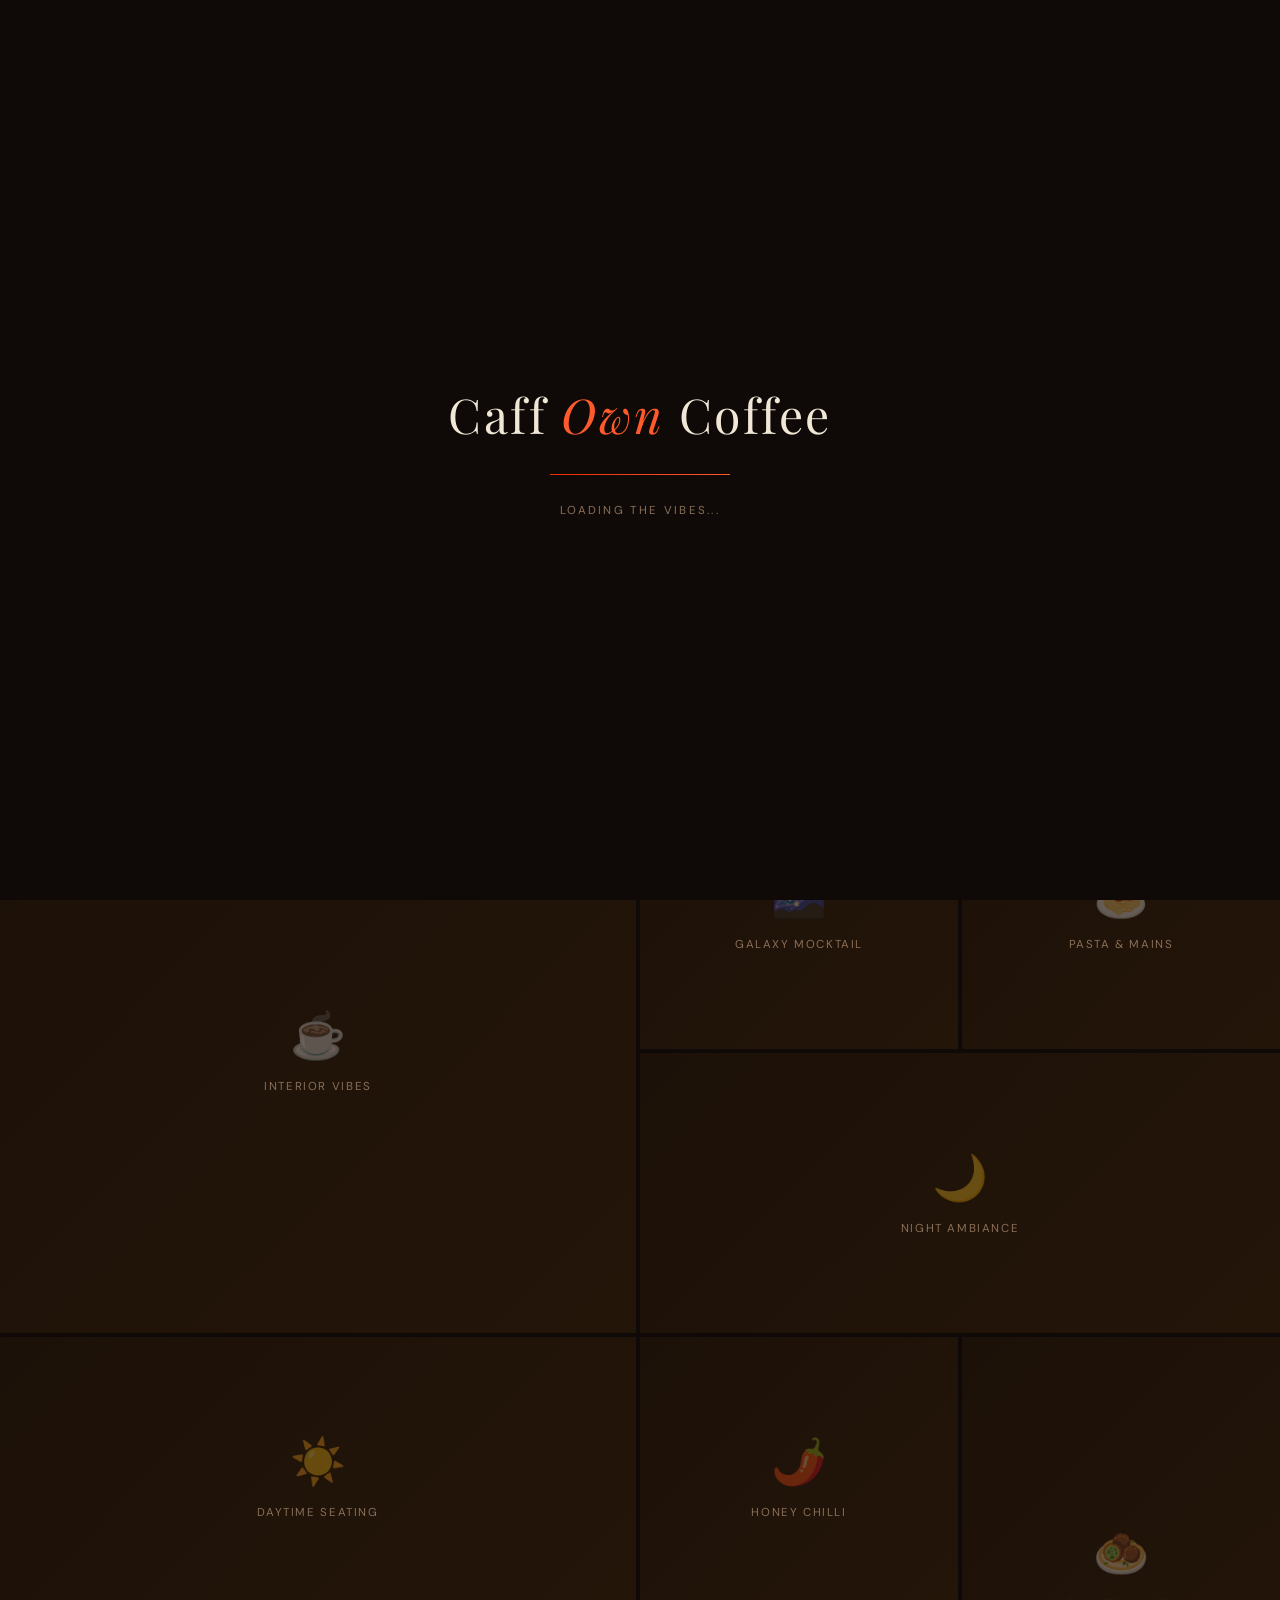
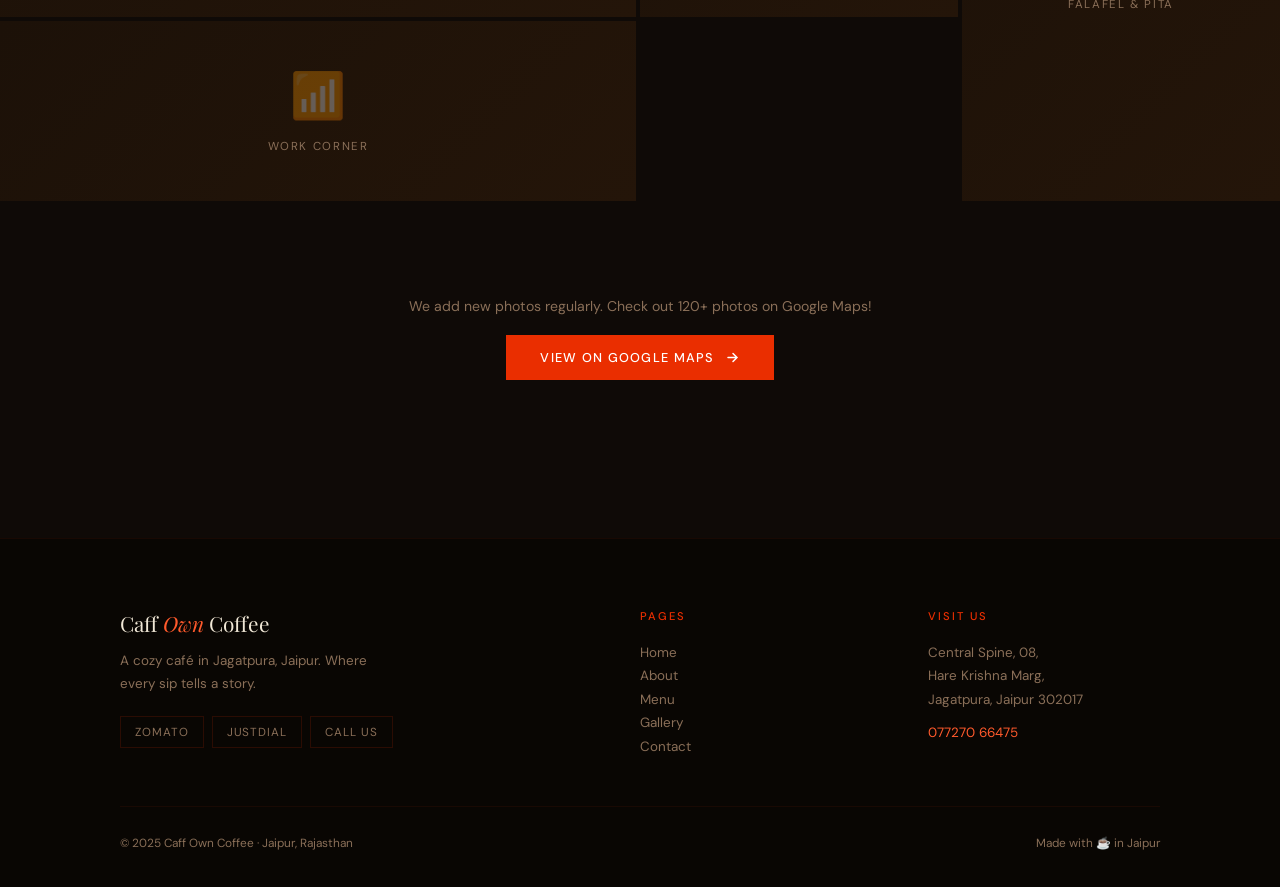
<file: gallery.html>
<!DOCTYPE html>
<html lang="en">
<head>
  <meta charset="UTF-8"/>
  <meta name="viewport" content="width=device-width,initial-scale=1.0"/>
  <title>Gallery — Caff Own Coffee</title>
  <link rel="preconnect" href="https://fonts.googleapis.com"/>
  <link rel="preconnect" href="https://fonts.gstatic.com" crossorigin/>
  <link href="https://fonts.googleapis.com/css2?family=Playfair+Display:ital,wght@0,400;0,700;0,900;1,400;1,700&family=DM+Sans:opsz,wght@9..40,300;9..40,400;9..40,500&family=Cormorant+Garamond:ital,wght@1,300;1,500&display=swap" rel="stylesheet"/>
  <link rel="stylesheet" href="css/style.css"/>
  <link rel="stylesheet" href="css/gallery.css"/>
</head>
<body class="noscroll">

<div class="loader">
  <div class="loader-logo">Caff <em>Own</em> Coffee</div>
  <div class="loader-bar"><div class="loader-fill"></div></div>
  <p class="loader-msg">Loading the vibes...</p>
</div>
<div class="cursor" id="cur"></div>
<div class="cursor-ring" id="ring"></div>

<div class="mob-overlay" id="mobOv">
  <button class="mob-close" id="mobCl">✕</button>
  <nav style="display:flex;flex-direction:column;align-items:center;gap:4px;">
    <a href="index.html" class="mob-link">Home</a>
    <a href="about.html" class="mob-link">About</a>
    <a href="menu.html"  class="mob-link">Menu</a>
    <a href="gallery.html" class="mob-link">Gallery</a>
    <a href="contact.html" class="mob-link">Contact</a>
  </nav>
  <div class="mob-info"><p>077270 66475</p><p>Open till 12 AM · Every Day</p></div>
</div>

<header class="navbar">
  <a href="index.html" class="nav-logo">Caff <em>Own</em> Coffee</a>
  <ul class="nav-links">
    <li><a href="index.html">Home</a></li>
    <li><a href="about.html">About</a></li>
    <li><a href="menu.html">Menu</a></li>
    <li><a href="gallery.html">Gallery</a></li>
    <li><a href="contact.html">Contact</a></li>
  </ul>
  <a href="contact.html" class="nav-cta">Reserve a Spot</a>
  <button class="hamburger" id="ham"><span></span><span></span><span></span></button>
</header>

<section class="page-hero">
  <div class="page-hero-bg"></div>
  <div class="page-hero-grain"></div>
  <div class="page-hero-num">04</div>
  <div class="container">
    <p class="page-hero-eyebrow">Atmosphere</p>
    <h1 class="page-hero-title">Life at <em>Caff Own</em></h1>
  </div>
</section>

<div class="marquee-strip">
  <div class="marquee-track">
    <span>120+ Photos</span><span class="sep">✦</span><span>Interior Vibes</span><span class="sep">✦</span><span>Food &amp; Drinks</span><span class="sep">✦</span><span>Night Ambiance</span><span class="sep">✦</span><span>Daytime Seating</span><span class="sep">✦</span><span>Cozy Corners</span><span class="sep">✦</span>
    <span>120+ Photos</span><span class="sep">✦</span><span>Interior Vibes</span><span class="sep">✦</span><span>Food &amp; Drinks</span><span class="sep">✦</span><span>Night Ambiance</span><span class="sep">✦</span><span>Daytime Seating</span><span class="sep">✦</span><span>Cozy Corners</span><span class="sep">✦</span>
  </div>
</div>

<section class="section">
  <div class="container">
    <div class="gallery-intro reveal">
      <p class="section-label">120+ Photos on Google</p>
      <h2 class="section-title">Explore the <em>Vibe</em></h2>
    </div>
  </div>

  <!-- MASONRY GRID -->
  <div class="gal-grid reveal">
    <div class="g-item g-tall">
      <div class="g-inner"><span>☕</span><p>Interior Vibes</p></div>
      <div class="g-ov">View →</div>
    </div>
    <div class="g-item">
      <div class="g-inner"><span>🌌</span><p>Galaxy Mocktail</p></div>
      <div class="g-ov">View →</div>
    </div>
    <div class="g-item">
      <div class="g-inner"><span>🍝</span><p>Pasta &amp; Mains</p></div>
      <div class="g-ov">View →</div>
    </div>
    <div class="g-item g-wide">
      <div class="g-inner"><span>🌙</span><p>Night Ambiance</p></div>
      <div class="g-ov">View →</div>
    </div>
    <div class="g-item">
      <div class="g-inner"><span>☀️</span><p>Daytime Seating</p></div>
      <div class="g-ov">View →</div>
    </div>
    <div class="g-item">
      <div class="g-inner"><span>🌶️</span><p>Honey Chilli</p></div>
      <div class="g-ov">View →</div>
    </div>
    <div class="g-item g-tall2">
      <div class="g-inner"><span>🧆</span><p>Falafel &amp; Pita</p></div>
      <div class="g-ov">View →</div>
    </div>
    <div class="g-item">
      <div class="g-inner"><span>📶</span><p>Work Corner</p></div>
      <div class="g-ov">View →</div>
    </div>
  </div>

  <div class="container">
    <div class="gal-cta reveal">
      <p>We add new photos regularly. Check out 120+ photos on Google Maps!</p>
      <a href="https://maps.google.com/?q=Caff+Own+Coffee+Jagatpura+Jaipur" target="_blank" class="btn-orange">
        View on Google Maps
        <svg width="15" height="15" viewBox="0 0 15 15" fill="none"><path d="M3 7.5h9M8 3.5l4 4-4 4" stroke="currentColor" stroke-width="1.5" stroke-linecap="round"/></svg>
      </a>
    </div>
  </div>
</section>

<footer class="footer">
  <div class="container">
    <div class="footer-grid">
      <div class="footer-brand">
        <div class="footer-logo">Caff <em>Own</em> Coffee</div>
        <p>A cozy café in Jagatpura, Jaipur. Where every sip tells a story.</p>
        <div class="footer-social">
          <a href="https://www.zomato.com/jaipur/caff-own-coffee-jagatpura" target="_blank" class="soc-btn">Zomato</a>
          <a href="https://www.justdial.com" target="_blank" class="soc-btn">JustDial</a>
          <a href="tel:07727066475" class="soc-btn">Call Us</a>
        </div>
      </div>
      <div class="footer-col">
        <h4>Pages</h4>
        <a href="index.html">Home</a><a href="about.html">About</a><a href="menu.html">Menu</a><a href="gallery.html">Gallery</a><a href="contact.html">Contact</a>
      </div>
      <div class="footer-col">
        <h4>Visit Us</h4>
        <p>Central Spine, 08,<br/>Hare Krishna Marg,<br/>Jagatpura, Jaipur 302017</p>
        <p style="margin-top:10px;color:var(--orange-lt);">077270 66475</p>
      </div>
    </div>
    <div class="footer-btm">
      <p>© 2025 Caff Own Coffee · Jaipur, Rajasthan</p>
      <p>Made with ☕ in Jaipur</p>
    </div>
  </div>
</footer>

<script src="js/main.js"></script>
</body>
</html>
</file>
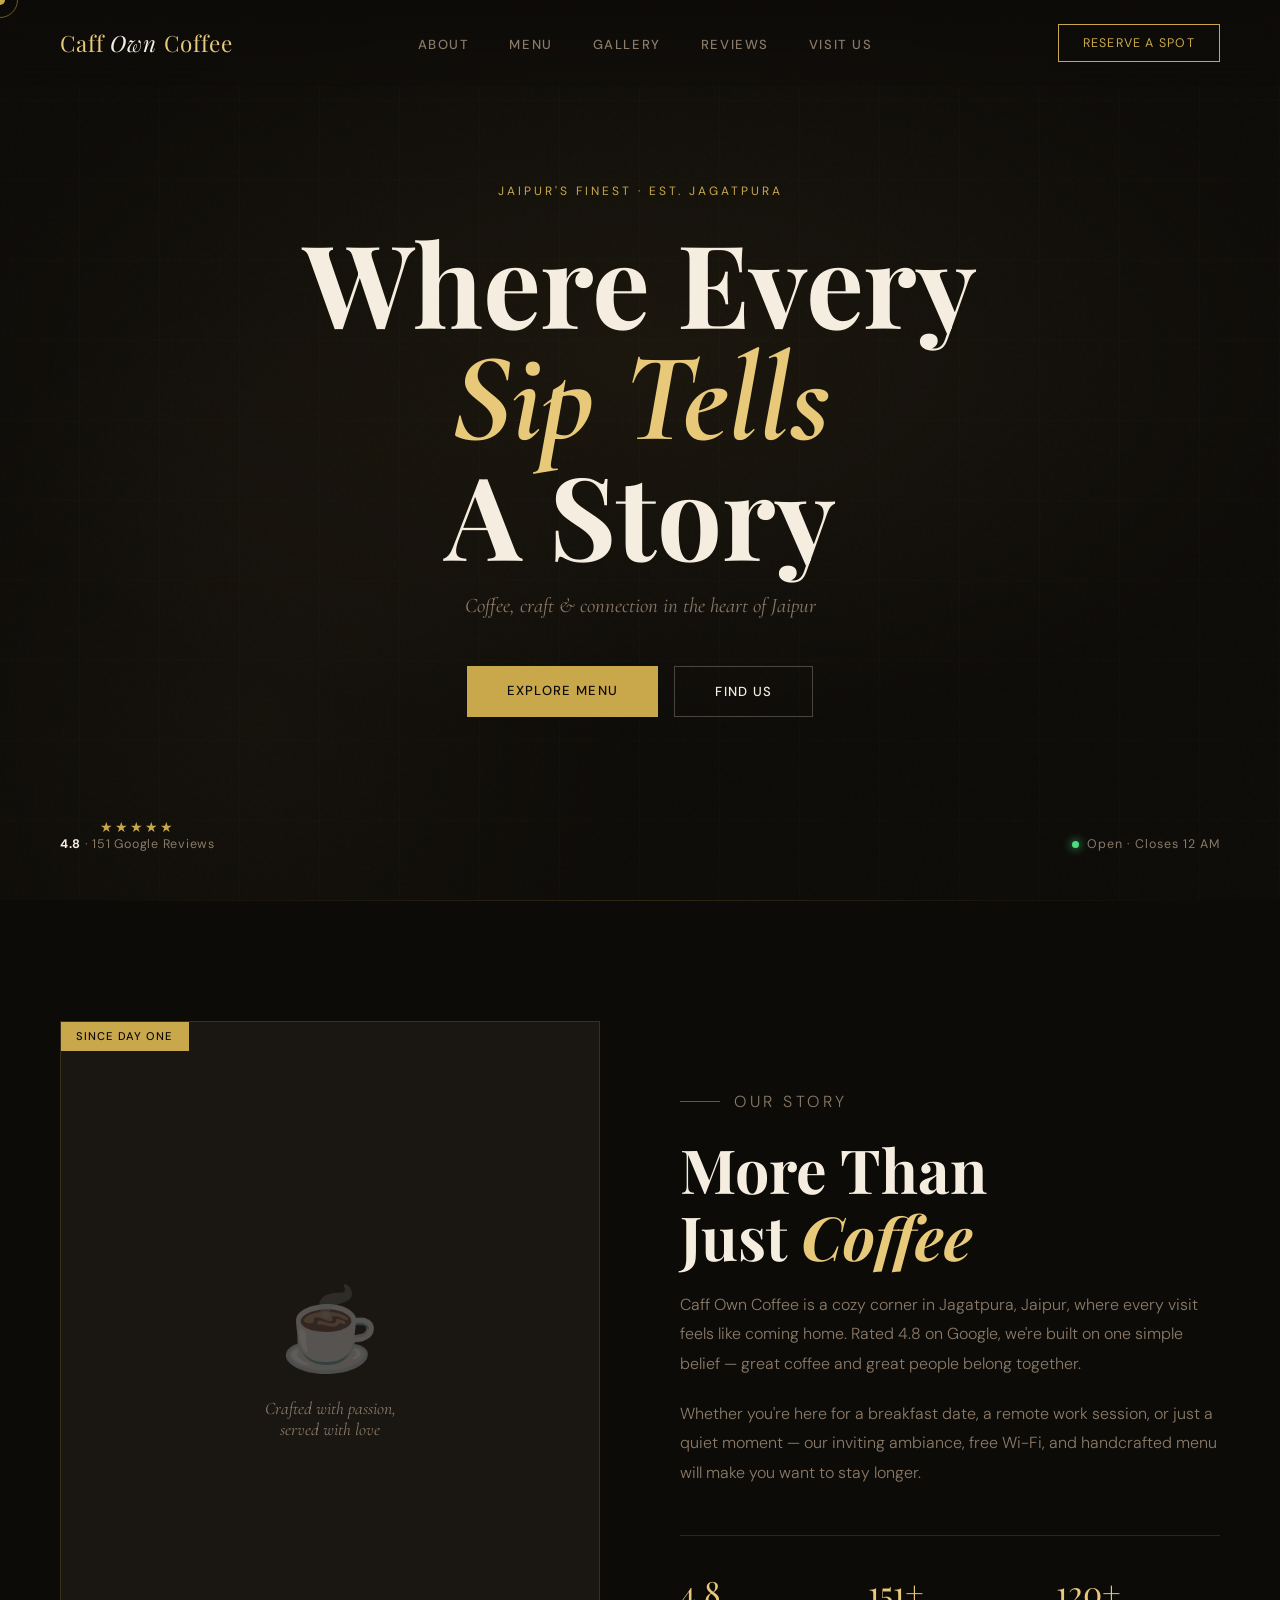
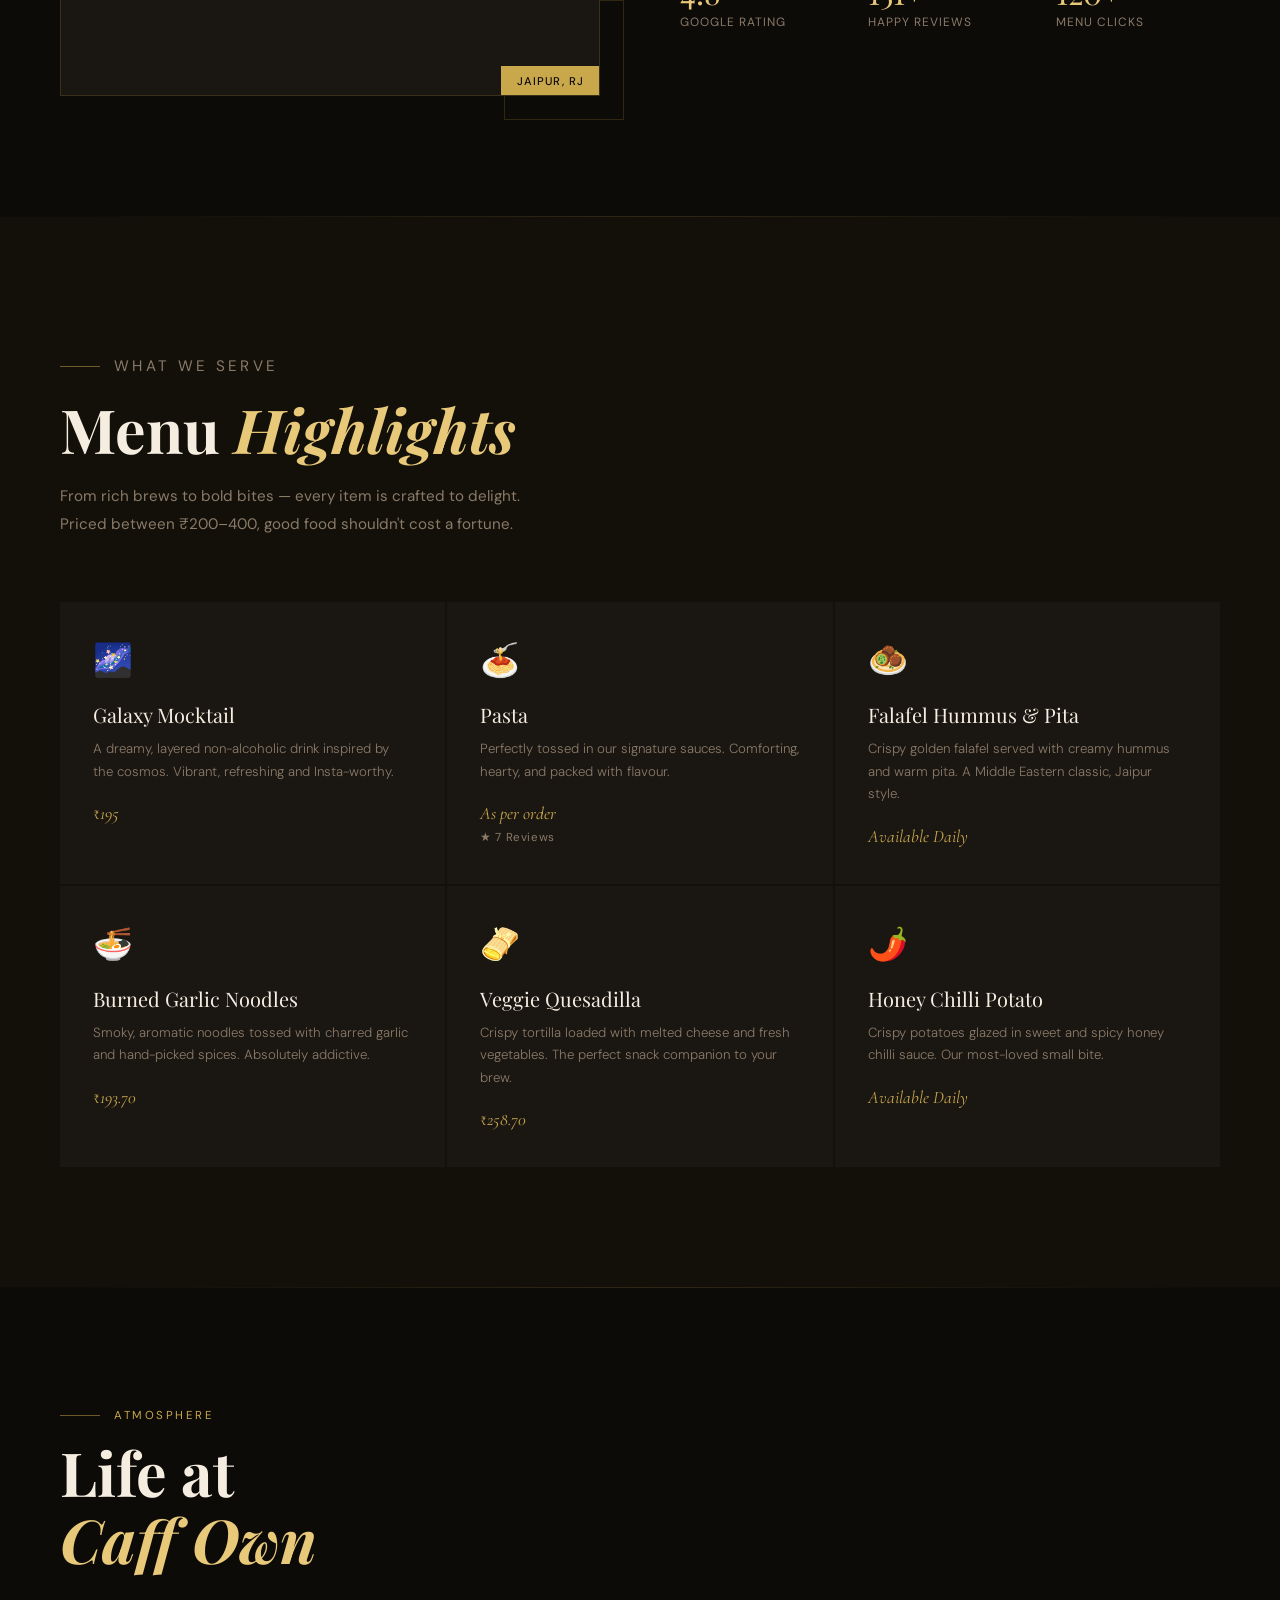
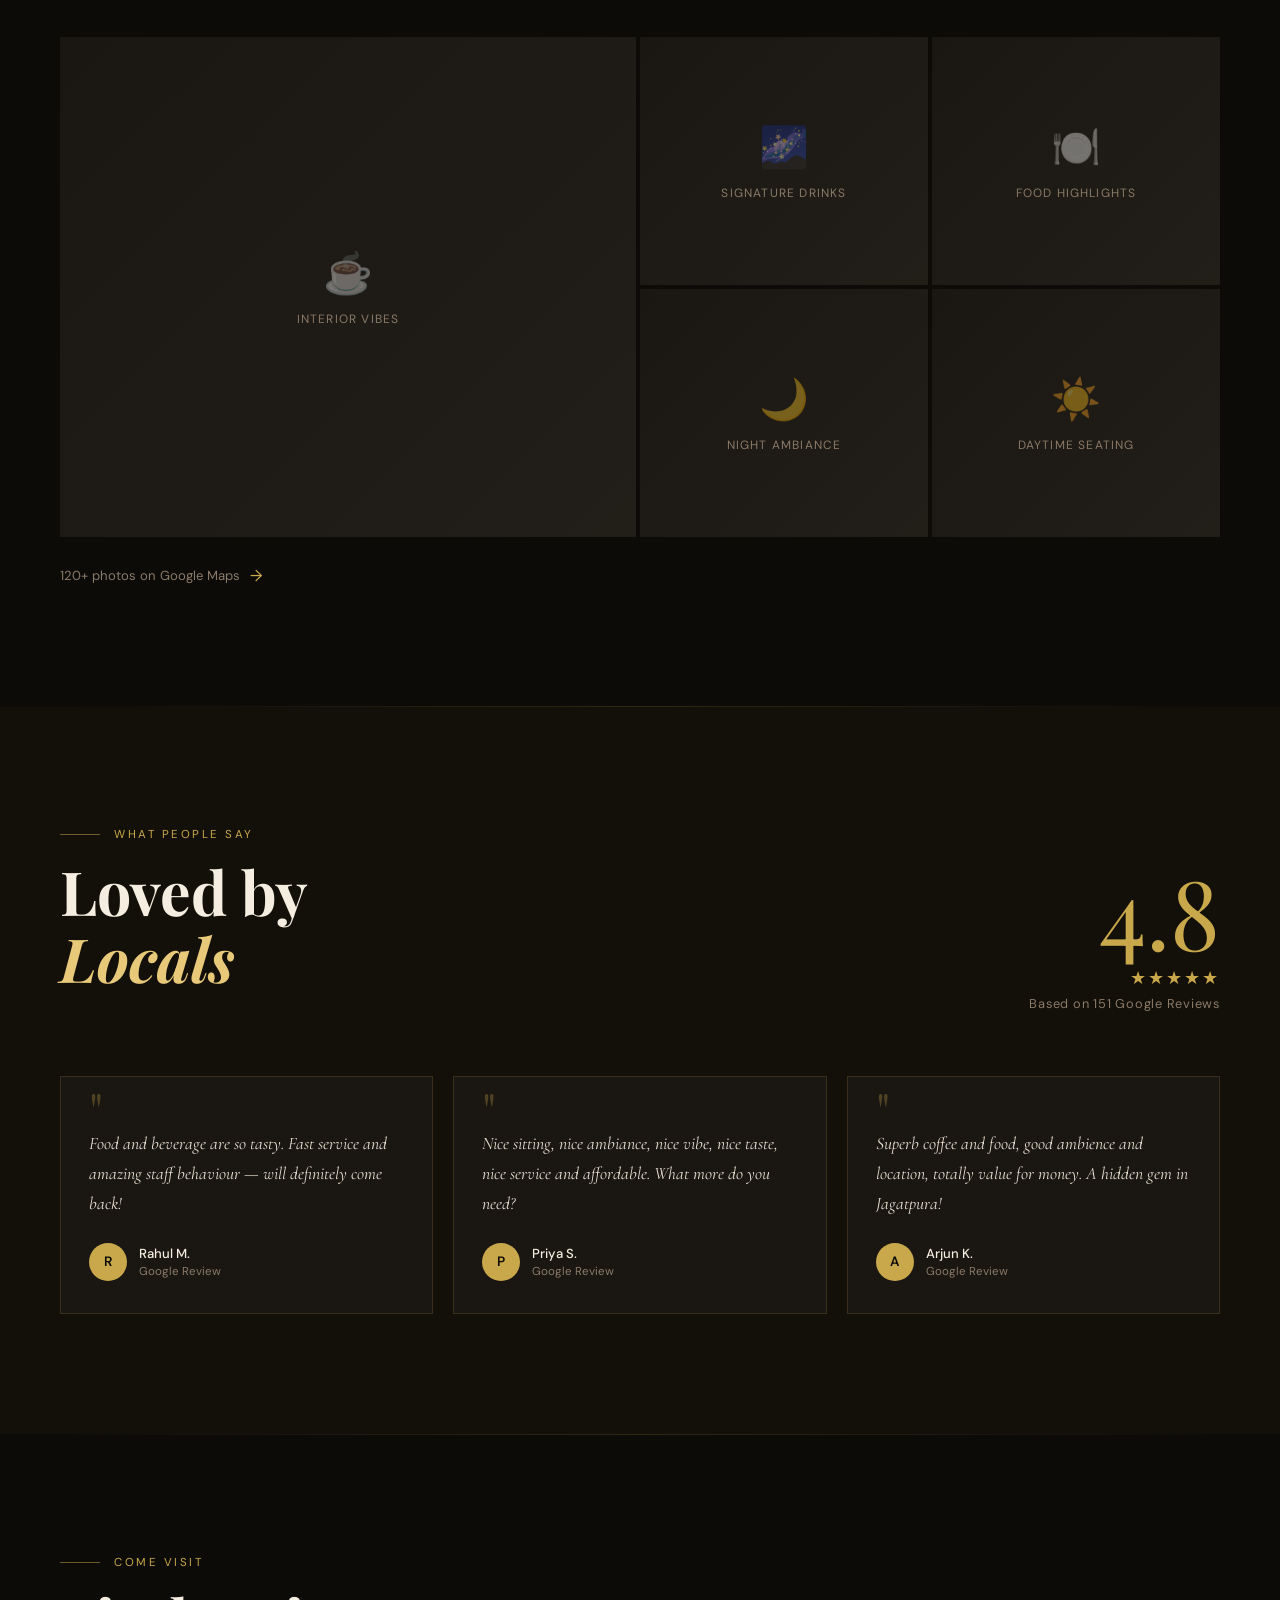
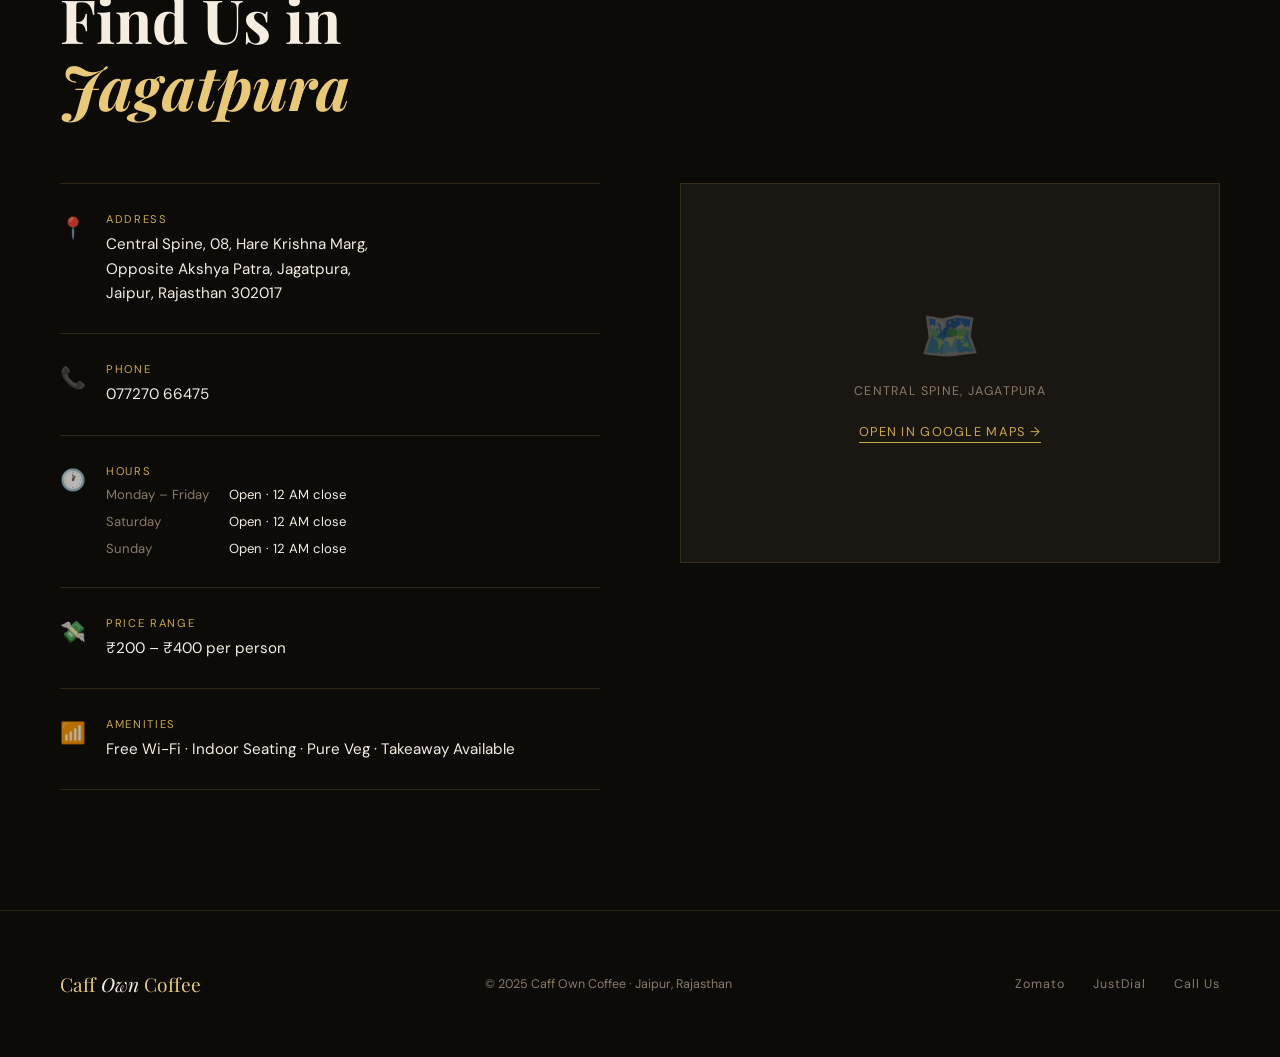
<file: index (1).html>
<!DOCTYPE html>
<html lang="en">
<head>
  <meta charset="UTF-8" />
  <meta name="viewport" content="width=device-width, initial-scale=1.0"/>
  <title>Caff Own Coffee — Jaipur</title>
  <link href="https://fonts.googleapis.com/css2?family=Playfair+Display:ital,wght@0,400;0,700;1,400&family=DM+Sans:wght@300;400;500&family=Cormorant+Garamond:ital,wght@1,300;1,500&display=swap" rel="stylesheet"/>
  <style>
    *, *::before, *::after { margin: 0; padding: 0; box-sizing: border-box; }

    :root {
      --bg: #0d0b08;
      --bg2: #131009;
      --gold: #c9a84c;
      --gold-light: #e8c97a;
      --cream: #f5ede0;
      --muted: #8a7a68;
      --text: #e8ddd0;
      --card: #1a1612;
      --border: rgba(201,168,76,0.18);
    }

    html { scroll-behavior: smooth; }

    body {
      background: var(--bg);
      color: var(--text);
      font-family: 'DM Sans', sans-serif;
      overflow-x: hidden;
      cursor: none;
    }

    /* CUSTOM CURSOR */
    .cursor {
      width: 10px; height: 10px;
      background: var(--gold);
      border-radius: 50%;
      position: fixed; top: 0; left: 0;
      pointer-events: none; z-index: 9999;
      transition: transform 0.15s ease;
    }
    .cursor-follower {
      width: 36px; height: 36px;
      border: 1px solid rgba(201,168,76,0.5);
      border-radius: 50%;
      position: fixed; top: 0; left: 0;
      pointer-events: none; z-index: 9998;
      transition: all 0.08s ease;
    }

    /* NAV */
    nav {
      position: fixed; top: 0; width: 100%; z-index: 100;
      padding: 24px 60px;
      display: flex; justify-content: space-between; align-items: center;
      background: linear-gradient(to bottom, rgba(13,11,8,0.95), transparent);
      backdrop-filter: blur(2px);
    }
    .nav-logo {
      font-family: 'Playfair Display', serif;
      font-size: 1.4rem;
      color: var(--gold-light);
      letter-spacing: 0.04em;
    }
    .nav-logo span { font-style: italic; color: var(--cream); }
    .nav-links { display: flex; gap: 40px; list-style: none; }
    .nav-links a {
      color: var(--muted);
      text-decoration: none;
      font-size: 0.82rem;
      letter-spacing: 0.12em;
      text-transform: uppercase;
      transition: color 0.3s;
      font-weight: 500;
    }
    .nav-links a:hover { color: var(--gold-light); }
    .nav-cta {
      background: transparent;
      border: 1px solid var(--gold);
      color: var(--gold);
      padding: 10px 24px;
      font-family: 'DM Sans', sans-serif;
      font-size: 0.78rem;
      letter-spacing: 0.1em;
      text-transform: uppercase;
      cursor: none;
      transition: all 0.3s ease;
    }
    .nav-cta:hover { background: var(--gold); color: var(--bg); }

    /* HERO */
    .hero {
      min-height: 100vh;
      display: flex; align-items: center; justify-content: center;
      position: relative; overflow: hidden;
      text-align: center;
    }
    .hero-bg {
      position: absolute; inset: 0;
      background:
        radial-gradient(ellipse 80% 60% at 50% 40%, rgba(201,168,76,0.07) 0%, transparent 70%),
        radial-gradient(ellipse 50% 80% at 20% 80%, rgba(201,168,76,0.04) 0%, transparent 60%);
    }
    .hero-noise {
      position: absolute; inset: 0;
      background-image: url("data:image/svg+xml,%3Csvg viewBox='0 0 256 256' xmlns='http://www.w3.org/2000/svg'%3E%3Cfilter id='n'%3E%3CfeTurbulence type='fractalNoise' baseFrequency='0.9' numOctaves='4' stitchTiles='stitch'/%3E%3C/filter%3E%3Crect width='100%25' height='100%25' filter='url(%23n)' opacity='0.04'/%3E%3C/svg%3E");
      opacity: 0.4;
      pointer-events: none;
    }
    .hero-lines {
      position: absolute; inset: 0;
      background-image:
        repeating-linear-gradient(0deg, transparent, transparent 79px, rgba(201,168,76,0.03) 80px),
        repeating-linear-gradient(90deg, transparent, transparent 79px, rgba(201,168,76,0.03) 80px);
    }
    .hero-content { position: relative; z-index: 2; max-width: 800px; padding: 0 20px; }
    .hero-eyebrow {
      font-size: 0.75rem;
      letter-spacing: 0.25em;
      text-transform: uppercase;
      color: var(--gold);
      margin-bottom: 28px;
      opacity: 0;
      animation: fadeUp 0.8s ease 0.3s forwards;
    }
    .hero-title {
      font-family: 'Playfair Display', serif;
      font-size: clamp(3.5rem, 9vw, 7.5rem);
      line-height: 0.95;
      color: var(--cream);
      margin-bottom: 10px;
      opacity: 0;
      animation: fadeUp 0.9s ease 0.5s forwards;
    }
    .hero-title em {
      font-style: italic;
      color: var(--gold-light);
      font-family: 'Cormorant Garamond', serif;
      font-size: 1.1em;
    }
    .hero-subtitle {
      font-family: 'Cormorant Garamond', serif;
      font-style: italic;
      font-size: 1.3rem;
      color: var(--muted);
      margin: 24px 0 48px;
      opacity: 0;
      animation: fadeUp 0.9s ease 0.7s forwards;
    }
    .hero-btns {
      display: flex; gap: 16px; justify-content: center; flex-wrap: wrap;
      opacity: 0;
      animation: fadeUp 0.9s ease 0.9s forwards;
    }
    .btn-primary {
      background: var(--gold);
      color: var(--bg);
      padding: 16px 40px;
      font-family: 'DM Sans', sans-serif;
      font-size: 0.82rem;
      font-weight: 500;
      letter-spacing: 0.1em;
      text-transform: uppercase;
      text-decoration: none;
      cursor: none;
      transition: all 0.3s ease;
      display: inline-block;
    }
    .btn-primary:hover { background: var(--gold-light); transform: translateY(-2px); }
    .btn-secondary {
      background: transparent;
      color: var(--cream);
      padding: 16px 40px;
      font-family: 'DM Sans', sans-serif;
      font-size: 0.82rem;
      font-weight: 500;
      letter-spacing: 0.1em;
      text-transform: uppercase;
      text-decoration: none;
      border: 1px solid rgba(245,237,224,0.25);
      cursor: none;
      transition: all 0.3s ease;
      display: inline-block;
    }
    .btn-secondary:hover { border-color: var(--gold); color: var(--gold); }
    .hero-rating {
      position: absolute; bottom: 48px; left: 60px;
      display: flex; align-items: center; gap: 14px;
      opacity: 0;
      animation: fadeUp 0.9s ease 1.1s forwards;
    }
    .stars { color: var(--gold); font-size: 0.9rem; letter-spacing: 2px; }
    .rating-text { font-size: 0.78rem; color: var(--muted); letter-spacing: 0.06em; }
    .rating-text strong { color: var(--cream); }
    .hero-open {
      position: absolute; bottom: 48px; right: 60px;
      opacity: 0;
      animation: fadeUp 0.9s ease 1.1s forwards;
    }
    .open-badge {
      display: flex; align-items: center; gap: 8px;
      font-size: 0.78rem; color: var(--muted); letter-spacing: 0.08em;
    }
    .open-dot {
      width: 7px; height: 7px;
      background: #4ade80; border-radius: 50%;
      box-shadow: 0 0 10px #4ade80;
      animation: pulse 2s infinite;
    }
    @keyframes pulse { 0%,100%{opacity:1;transform:scale(1)} 50%{opacity:0.6;transform:scale(1.3)} }

    /* SECTION COMMON */
    section { padding: 120px 60px; }
    .section-label {
      font-size: 0.72rem;
      letter-spacing: 0.22em;
      text-transform: uppercase;
      color: var(--gold);
      margin-bottom: 16px;
      display: flex; align-items: center; gap: 14px;
    }
    .section-label::before {
      content: '';
      width: 40px; height: 1px;
      background: var(--gold); opacity: 0.5;
    }
    .section-title {
      font-family: 'Playfair Display', serif;
      font-size: clamp(2.2rem, 5vw, 3.8rem);
      color: var(--cream);
      line-height: 1.1;
      margin-bottom: 20px;
    }
    .section-title em { font-style: italic; color: var(--gold-light); }

    /* DIVIDER */
    .divider {
      width: 100%; height: 1px;
      background: linear-gradient(to right, transparent, var(--border), transparent);
      margin: 0 60px;
      width: calc(100% - 120px);
    }

    /* ABOUT */
    .about { display: grid; grid-template-columns: 1fr 1fr; gap: 80px; align-items: center; }
    .about-visual {
      position: relative;
      aspect-ratio: 4/5;
    }
    .about-frame {
      width: 100%; height: 100%;
      border: 1px solid var(--border);
      position: relative; overflow: hidden;
      background: var(--card);
      display: flex; align-items: center; justify-content: center;
    }
    .about-frame-inner {
      text-align: center;
      padding: 40px;
    }
    .about-icon { font-size: 5rem; margin-bottom: 16px; opacity: 0.3; }
    .about-frame-label {
      font-family: 'Cormorant Garamond', serif;
      font-style: italic;
      font-size: 1.1rem;
      color: var(--muted);
    }
    .about-tag {
      position: absolute;
      background: var(--gold);
      color: var(--bg);
      font-size: 0.7rem;
      font-weight: 500;
      letter-spacing: 0.1em;
      text-transform: uppercase;
      padding: 8px 16px;
    }
    .about-tag.tl { top: -1px; left: -1px; }
    .about-tag.br { bottom: -1px; right: -1px; }
    .about-accent {
      position: absolute;
      bottom: -24px; right: -24px;
      width: 120px; height: 120px;
      border: 1px solid var(--border);
      z-index: -1;
    }
    .about-text p {
      color: var(--muted);
      font-size: 1rem;
      line-height: 1.85;
      margin-bottom: 20px;
      font-weight: 300;
    }
    .about-stats {
      display: grid; grid-template-columns: repeat(3, 1fr);
      gap: 24px; margin-top: 48px;
      padding-top: 40px;
      border-top: 1px solid var(--border);
    }
    .stat-num {
      font-family: 'Playfair Display', serif;
      font-size: 2rem;
      color: var(--gold-light);
      line-height: 1;
      margin-bottom: 6px;
    }
    .stat-label { font-size: 0.75rem; color: var(--muted); letter-spacing: 0.08em; text-transform: uppercase; }

    /* MENU */
    .menu-section { background: var(--bg2); }
    .menu-intro { max-width: 500px; margin-bottom: 64px; }
    .menu-intro p { color: var(--muted); font-size: 0.95rem; line-height: 1.8; margin-top: 16px; }
    .menu-grid {
      display: grid;
      grid-template-columns: repeat(3, 1fr);
      gap: 2px;
    }
    .menu-card {
      background: var(--card);
      padding: 36px 32px;
      border: 1px solid transparent;
      transition: all 0.4s ease;
      position: relative; overflow: hidden;
    }
    .menu-card::before {
      content: '';
      position: absolute; top: 0; left: 0;
      width: 0; height: 2px;
      background: var(--gold);
      transition: width 0.4s ease;
    }
    .menu-card:hover { border-color: var(--border); transform: translateY(-4px); }
    .menu-card:hover::before { width: 100%; }
    .menu-emoji { font-size: 2rem; margin-bottom: 20px; display: block; }
    .menu-card-name {
      font-family: 'Playfair Display', serif;
      font-size: 1.25rem;
      color: var(--cream);
      margin-bottom: 10px;
    }
    .menu-card-desc {
      font-size: 0.83rem;
      color: var(--muted);
      line-height: 1.7;
      margin-bottom: 20px;
      font-weight: 300;
    }
    .menu-card-price {
      font-family: 'Cormorant Garamond', serif;
      font-style: italic;
      font-size: 1.1rem;
      color: var(--gold);
    }
    .menu-card-reviews { font-size: 0.72rem; color: var(--muted); margin-top: 6px; letter-spacing: 0.05em; }

    /* GALLERY */
    .gallery-grid {
      display: grid;
      grid-template-columns: 2fr 1fr 1fr;
      grid-template-rows: auto auto;
      gap: 4px;
      margin-top: 64px;
    }
    .gallery-item {
      background: var(--card);
      overflow: hidden;
      position: relative;
    }
    .gallery-item:first-child { grid-row: 1 / 3; }
    .gallery-placeholder {
      width: 100%; height: 100%; min-height: 240px;
      display: flex; flex-direction: column;
      align-items: center; justify-content: center;
      gap: 12px;
      background: linear-gradient(135deg, #1a1612 0%, #221e18 100%);
      transition: all 0.4s ease;
    }
    .gallery-item:hover .gallery-placeholder { background: linear-gradient(135deg, #221e18 0%, #2a2318 100%); }
    .gallery-placeholder span { font-size: 2.5rem; opacity: 0.4; }
    .gallery-placeholder p { font-size: 0.75rem; color: var(--muted); letter-spacing: 0.1em; text-transform: uppercase; }
    .gallery-overlay {
      position: absolute; inset: 0;
      background: rgba(13,11,8,0.7);
      display: flex; align-items: center; justify-content: center;
      opacity: 0; transition: opacity 0.3s ease;
    }
    .gallery-item:hover .gallery-overlay { opacity: 1; }
    .gallery-overlay span { color: var(--gold); font-size: 0.75rem; letter-spacing: 0.15em; text-transform: uppercase; }
    .gallery-count {
      display: inline-flex; align-items: center; gap: 10px;
      margin-top: 28px;
      color: var(--muted); font-size: 0.82rem;
    }
    .gallery-count::after { content: '→'; color: var(--gold); font-size: 1rem; }

    /* REVIEWS */
    .reviews-section { background: var(--bg2); }
    .reviews-header {
      display: flex; justify-content: space-between; align-items: flex-end;
      margin-bottom: 64px; flex-wrap: wrap; gap: 20px;
    }
    .big-rating {
      font-family: 'Playfair Display', serif;
      font-size: 6rem;
      color: var(--gold);
      line-height: 1;
    }
    .rating-meta { margin-top: 8px; }
    .rating-meta .stars { font-size: 1.1rem; }
    .rating-meta p { color: var(--muted); font-size: 0.8rem; margin-top: 6px; letter-spacing: 0.06em; }
    .reviews-grid {
      display: grid;
      grid-template-columns: repeat(3, 1fr);
      gap: 20px;
    }
    .review-card {
      background: var(--card);
      padding: 32px 28px;
      border: 1px solid var(--border);
      position: relative;
    }
    .review-quote {
      font-family: 'Playfair Display', serif;
      font-size: 3rem;
      color: var(--gold);
      opacity: 0.3;
      line-height: 0;
      margin-bottom: 20px;
      display: block;
    }
    .review-text {
      font-family: 'Cormorant Garamond', serif;
      font-style: italic;
      font-size: 1.1rem;
      color: var(--text);
      line-height: 1.7;
      margin-bottom: 24px;
    }
    .review-author {
      display: flex; align-items: center; gap: 12px;
    }
    .review-avatar {
      width: 38px; height: 38px;
      background: var(--gold);
      border-radius: 50%;
      display: flex; align-items: center; justify-content: center;
      font-size: 0.85rem;
      font-weight: 600;
      color: var(--bg);
    }
    .review-name { font-size: 0.82rem; color: var(--cream); font-weight: 500; }
    .review-via { font-size: 0.72rem; color: var(--muted); margin-top: 2px; }

    /* CONTACT */
    .contact-grid {
      display: grid; grid-template-columns: 1fr 1fr;
      gap: 80px; align-items: start;
      margin-top: 64px;
    }
    .contact-info-item {
      display: flex; gap: 20px;
      padding: 28px 0;
      border-bottom: 1px solid var(--border);
    }
    .contact-info-item:first-child { border-top: 1px solid var(--border); }
    .contact-icon {
      font-size: 1.3rem;
      padding-top: 2px;
      opacity: 0.7;
      flex-shrink: 0;
    }
    .contact-label {
      font-size: 0.7rem;
      letter-spacing: 0.15em;
      text-transform: uppercase;
      color: var(--gold);
      margin-bottom: 6px;
    }
    .contact-value { font-size: 0.95rem; color: var(--cream); line-height: 1.6; }
    .contact-value a { color: var(--cream); text-decoration: none; }
    .contact-value a:hover { color: var(--gold); }
    .hours-grid { display: grid; grid-template-columns: 1fr 1fr; gap: 6px; margin-top: 4px; }
    .hours-day { font-size: 0.82rem; color: var(--muted); }
    .hours-time { font-size: 0.82rem; color: var(--cream); text-align: right; }
    .map-placeholder {
      background: var(--card);
      border: 1px solid var(--border);
      height: 380px;
      display: flex; flex-direction: column;
      align-items: center; justify-content: center; gap: 16px;
    }
    .map-placeholder span { font-size: 3rem; opacity: 0.3; }
    .map-placeholder p { font-size: 0.78rem; color: var(--muted); letter-spacing: 0.1em; text-transform: uppercase; }
    .map-placeholder a {
      margin-top: 8px;
      color: var(--gold);
      font-size: 0.8rem;
      text-decoration: none;
      letter-spacing: 0.1em;
      text-transform: uppercase;
      border-bottom: 1px solid var(--gold);
      padding-bottom: 2px;
      transition: opacity 0.3s;
    }
    .map-placeholder a:hover { opacity: 0.7; }

    /* FOOTER */
    footer {
      padding: 60px;
      border-top: 1px solid var(--border);
      display: flex; justify-content: space-between; align-items: center;
      flex-wrap: wrap; gap: 20px;
    }
    .footer-logo {
      font-family: 'Playfair Display', serif;
      font-size: 1.2rem;
      color: var(--gold-light);
    }
    .footer-logo span { font-style: italic; color: var(--cream); }
    .footer-text { font-size: 0.78rem; color: var(--muted); }
    .footer-links { display: flex; gap: 28px; }
    .footer-links a {
      color: var(--muted);
      text-decoration: none;
      font-size: 0.78rem;
      letter-spacing: 0.08em;
      transition: color 0.3s;
    }
    .footer-links a:hover { color: var(--gold); }

    /* SCROLL REVEAL */
    .reveal {
      opacity: 0;
      transform: translateY(30px);
      transition: opacity 0.7s ease, transform 0.7s ease;
    }
    .reveal.visible { opacity: 1; transform: none; }

    @keyframes fadeUp {
      to { opacity: 1; transform: translateY(0); }
    }

    /* MOBILE */
    @media (max-width: 900px) {
      nav { padding: 20px 24px; }
      .nav-links { display: none; }
      section { padding: 80px 24px; }
      .about { grid-template-columns: 1fr; gap: 40px; }
      .menu-grid { grid-template-columns: 1fr 1fr; }
      .reviews-grid { grid-template-columns: 1fr; }
      .contact-grid { grid-template-columns: 1fr; gap: 40px; }
      .gallery-grid { grid-template-columns: 1fr 1fr; }
      .gallery-item:first-child { grid-row: auto; grid-column: 1 / 3; }
      .hero-rating, .hero-open { display: none; }
      footer { flex-direction: column; text-align: center; }
      .divider { margin: 0 24px; width: calc(100% - 48px); }
    }
    @media (max-width: 600px) {
      .menu-grid { grid-template-columns: 1fr; }
      .gallery-grid { grid-template-columns: 1fr; }
      .gallery-item:first-child { grid-column: auto; }
      .hero-title { font-size: 3rem; }
    }
  </style>
</head>
<body>

  <!-- CURSOR -->
  <div class="cursor" id="cursor"></div>
  <div class="cursor-follower" id="follower"></div>

  <!-- NAV -->
  <nav>
    <div class="nav-logo">Caff <span>Own</span> Coffee</div>
    <ul class="nav-links">
      <li><a href="#about">About</a></li>
      <li><a href="#menu">Menu</a></li>
      <li><a href="#gallery">Gallery</a></li>
      <li><a href="#reviews">Reviews</a></li>
      <li><a href="#contact">Visit Us</a></li>
    </ul>
    <button class="nav-cta" onclick="window.open('tel:07727066475')">Reserve a Spot</button>
  </nav>

  <!-- HERO -->
  <section class="hero" id="home">
    <div class="hero-bg"></div>
    <div class="hero-noise"></div>
    <div class="hero-lines"></div>
    <div class="hero-content">
      <p class="hero-eyebrow">Jaipur's Finest · Est. Jagatpura</p>
      <h1 class="hero-title">Where Every<br/><em>Sip Tells</em><br/>A Story</h1>
      <p class="hero-subtitle">Coffee, craft & connection in the heart of Jaipur</p>
      <div class="hero-btns">
        <a href="#menu" class="btn-primary">Explore Menu</a>
        <a href="#contact" class="btn-secondary">Find Us</a>
      </div>
    </div>
    <div class="hero-rating">
      <div>
        <div class="stars">★★★★★</div>
        <div class="rating-text"><strong>4.8</strong> · 151 Google Reviews</div>
      </div>
    </div>
    <div class="hero-open">
      <div class="open-badge">
        <div class="open-dot"></div>
        Open · Closes 12 AM
      </div>
    </div>
  </section>

  <div class="divider"></div>

  <!-- ABOUT -->
  <section id="about">
    <div class="about reveal">
      <div class="about-visual">
        <div class="about-frame">
          <div class="about-frame-inner">
            <div class="about-icon">☕</div>
            <p class="about-frame-label">Crafted with passion,<br/>served with love</p>
          </div>
          <div class="about-tag tl">Since Day One</div>
          <div class="about-tag br">Jaipur, RJ</div>
        </div>
        <div class="about-accent"></div>
      </div>
      <div class="about-text">
        <p class="section-label">Our Story</p>
        <h2 class="section-title">More Than<br/>Just <em>Coffee</em></h2>
        <p>Caff Own Coffee is a cozy corner in Jagatpura, Jaipur, where every visit feels like coming home. Rated 4.8 on Google, we're built on one simple belief — great coffee and great people belong together.</p>
        <p>Whether you're here for a breakfast date, a remote work session, or just a quiet moment — our inviting ambiance, free Wi-Fi, and handcrafted menu will make you want to stay longer.</p>
        <div class="about-stats">
          <div>
            <div class="stat-num">4.8</div>
            <div class="stat-label">Google Rating</div>
          </div>
          <div>
            <div class="stat-num">151+</div>
            <div class="stat-label">Happy Reviews</div>
          </div>
          <div>
            <div class="stat-num">120+</div>
            <div class="stat-label">Menu Clicks</div>
          </div>
        </div>
      </div>
    </div>
  </section>

  <div class="divider"></div>

  <!-- MENU -->
  <section id="menu" class="menu-section">
    <div class="menu-intro reveal">
      <p class="section-label">What We Serve</p>
      <h2 class="section-title">Menu <em>Highlights</em></h2>
      <p>From rich brews to bold bites — every item is crafted to delight. Priced between ₹200–400, good food shouldn't cost a fortune.</p>
    </div>
    <div class="menu-grid reveal">
      <div class="menu-card">
        <span class="menu-emoji">🌌</span>
        <div class="menu-card-name">Galaxy Mocktail</div>
        <div class="menu-card-desc">A dreamy, layered non-alcoholic drink inspired by the cosmos. Vibrant, refreshing and Insta-worthy.</div>
        <div class="menu-card-price">₹195</div>
      </div>
      <div class="menu-card">
        <span class="menu-emoji">🍝</span>
        <div class="menu-card-name">Pasta</div>
        <div class="menu-card-desc">Perfectly tossed in our signature sauces. Comforting, hearty, and packed with flavour.</div>
        <div class="menu-card-price">As per order</div>
        <div class="menu-card-reviews">★ 7 Reviews</div>
      </div>
      <div class="menu-card">
        <span class="menu-emoji">🧆</span>
        <div class="menu-card-name">Falafel Hummus & Pita</div>
        <div class="menu-card-desc">Crispy golden falafel served with creamy hummus and warm pita. A Middle Eastern classic, Jaipur style.</div>
        <div class="menu-card-price">Available Daily</div>
      </div>
      <div class="menu-card">
        <span class="menu-emoji">🍜</span>
        <div class="menu-card-name">Burned Garlic Noodles</div>
        <div class="menu-card-desc">Smoky, aromatic noodles tossed with charred garlic and hand-picked spices. Absolutely addictive.</div>
        <div class="menu-card-price">₹193.70</div>
      </div>
      <div class="menu-card">
        <span class="menu-emoji">🫔</span>
        <div class="menu-card-name">Veggie Quesadilla</div>
        <div class="menu-card-desc">Crispy tortilla loaded with melted cheese and fresh vegetables. The perfect snack companion to your brew.</div>
        <div class="menu-card-price">₹258.70</div>
      </div>
      <div class="menu-card">
        <span class="menu-emoji">🌶️</span>
        <div class="menu-card-name">Honey Chilli Potato</div>
        <div class="menu-card-desc">Crispy potatoes glazed in sweet and spicy honey chilli sauce. Our most-loved small bite.</div>
        <div class="menu-card-price">Available Daily</div>
      </div>
    </div>
  </section>

  <div class="divider"></div>

  <!-- GALLERY -->
  <section id="gallery">
    <div class="reveal">
      <p class="section-label">Atmosphere</p>
      <h2 class="section-title">Life at<br/><em>Caff Own</em></h2>
    </div>
    <div class="gallery-grid reveal">
      <div class="gallery-item" style="min-height:500px">
        <div class="gallery-placeholder">
          <span>☕</span>
          <p>Interior Vibes</p>
        </div>
        <div class="gallery-overlay"><span>View Photo</span></div>
      </div>
      <div class="gallery-item">
        <div class="gallery-placeholder">
          <span>🌌</span>
          <p>Signature Drinks</p>
        </div>
        <div class="gallery-overlay"><span>View Photo</span></div>
      </div>
      <div class="gallery-item">
        <div class="gallery-placeholder">
          <span>🍽️</span>
          <p>Food Highlights</p>
        </div>
        <div class="gallery-overlay"><span>View Photo</span></div>
      </div>
      <div class="gallery-item">
        <div class="gallery-placeholder">
          <span>🌙</span>
          <p>Night Ambiance</p>
        </div>
        <div class="gallery-overlay"><span>View Photo</span></div>
      </div>
      <div class="gallery-item">
        <div class="gallery-placeholder">
          <span>☀️</span>
          <p>Daytime Seating</p>
        </div>
        <div class="gallery-overlay"><span>View Photo</span></div>
      </div>
    </div>
    <p class="gallery-count reveal">120+ photos on Google Maps</p>
  </section>

  <div class="divider"></div>

  <!-- REVIEWS -->
  <section id="reviews" class="reviews-section">
    <div class="reviews-header reveal">
      <div>
        <p class="section-label">What People Say</p>
        <h2 class="section-title">Loved by<br/><em>Locals</em></h2>
      </div>
      <div style="text-align:right">
        <div class="big-rating">4.8</div>
        <div class="rating-meta">
          <div class="stars">★★★★★</div>
          <p>Based on 151 Google Reviews</p>
        </div>
      </div>
    </div>
    <div class="reviews-grid reveal">
      <div class="review-card">
        <span class="review-quote">"</span>
        <p class="review-text">Food and beverage are so tasty. Fast service and amazing staff behaviour — will definitely come back!</p>
        <div class="review-author">
          <div class="review-avatar">R</div>
          <div>
            <div class="review-name">Rahul M.</div>
            <div class="review-via">Google Review</div>
          </div>
        </div>
      </div>
      <div class="review-card">
        <span class="review-quote">"</span>
        <p class="review-text">Nice sitting, nice ambiance, nice vibe, nice taste, nice service and affordable. What more do you need?</p>
        <div class="review-author">
          <div class="review-avatar">P</div>
          <div>
            <div class="review-name">Priya S.</div>
            <div class="review-via">Google Review</div>
          </div>
        </div>
      </div>
      <div class="review-card">
        <span class="review-quote">"</span>
        <p class="review-text">Superb coffee and food, good ambience and location, totally value for money. A hidden gem in Jagatpura!</p>
        <div class="review-author">
          <div class="review-avatar">A</div>
          <div>
            <div class="review-name">Arjun K.</div>
            <div class="review-via">Google Review</div>
          </div>
        </div>
      </div>
    </div>
  </section>

  <div class="divider"></div>

  <!-- CONTACT -->
  <section id="contact">
    <div class="reveal">
      <p class="section-label">Come Visit</p>
      <h2 class="section-title">Find Us in<br/><em>Jagatpura</em></h2>
    </div>
    <div class="contact-grid reveal">
      <div>
        <div class="contact-info-item">
          <div class="contact-icon">📍</div>
          <div>
            <div class="contact-label">Address</div>
            <div class="contact-value">Central Spine, 08, Hare Krishna Marg,<br/>Opposite Akshya Patra, Jagatpura,<br/>Jaipur, Rajasthan 302017</div>
          </div>
        </div>
        <div class="contact-info-item">
          <div class="contact-icon">📞</div>
          <div>
            <div class="contact-label">Phone</div>
            <div class="contact-value"><a href="tel:07727066475">077270 66475</a></div>
          </div>
        </div>
        <div class="contact-info-item">
          <div class="contact-icon">🕐</div>
          <div>
            <div class="contact-label">Hours</div>
            <div class="contact-value">
              <div class="hours-grid">
                <span class="hours-day">Monday – Friday</span>
                <span class="hours-time">Open · 12 AM close</span>
                <span class="hours-day">Saturday</span>
                <span class="hours-time">Open · 12 AM close</span>
                <span class="hours-day">Sunday</span>
                <span class="hours-time">Open · 12 AM close</span>
              </div>
            </div>
          </div>
        </div>
        <div class="contact-info-item">
          <div class="contact-icon">💸</div>
          <div>
            <div class="contact-label">Price Range</div>
            <div class="contact-value">₹200 – ₹400 per person</div>
          </div>
        </div>
        <div class="contact-info-item">
          <div class="contact-icon">📶</div>
          <div>
            <div class="contact-label">Amenities</div>
            <div class="contact-value">Free Wi-Fi · Indoor Seating · Pure Veg · Takeaway Available</div>
          </div>
        </div>
      </div>
      <div class="map-placeholder">
        <span>🗺️</span>
        <p>Central Spine, Jagatpura</p>
        <a href="https://maps.google.com/?q=Caff+Own+Coffee+Jagatpura+Jaipur" target="_blank">Open in Google Maps →</a>
      </div>
    </div>
  </section>

  <!-- FOOTER -->
  <footer>
    <div class="footer-logo">Caff <span>Own</span> Coffee</div>
    <div class="footer-text">© 2025 Caff Own Coffee · Jaipur, Rajasthan</div>
    <div class="footer-links">
      <a href="https://www.zomato.com" target="_blank">Zomato</a>
      <a href="https://www.justdial.com" target="_blank">JustDial</a>
      <a href="tel:07727066475">Call Us</a>
    </div>
  </footer>

  <script>
    // CURSOR
    const cursor = document.getElementById('cursor');
    const follower = document.getElementById('follower');
    let mx = 0, my = 0, fx = 0, fy = 0;
    document.addEventListener('mousemove', e => { mx = e.clientX; my = e.clientY; });
    function animCursor() {
      cursor.style.left = mx - 5 + 'px';
      cursor.style.top = my - 5 + 'px';
      fx += (mx - fx) * 0.12;
      fy += (my - fy) * 0.12;
      follower.style.left = fx - 18 + 'px';
      follower.style.top = fy - 18 + 'px';
      requestAnimationFrame(animCursor);
    }
    animCursor();

    // SCROLL REVEAL
    const reveals = document.querySelectorAll('.reveal');
    const obs = new IntersectionObserver((entries) => {
      entries.forEach((e, i) => {
        if (e.isIntersecting) {
          setTimeout(() => e.target.classList.add('visible'), i * 80);
        }
      });
    }, { threshold: 0.12 });
    reveals.forEach(r => obs.observe(r));

    // NAV scroll style
    window.addEventListener('scroll', () => {
      const nav = document.querySelector('nav');
      if (window.scrollY > 60) {
        nav.style.background = 'rgba(13,11,8,0.97)';
        nav.style.backdropFilter = 'blur(10px)';
        nav.style.borderBottom = '1px solid rgba(201,168,76,0.1)';
      } else {
        nav.style.background = 'linear-gradient(to bottom, rgba(13,11,8,0.95), transparent)';
        nav.style.borderBottom = 'none';
      }
    });
  </script>
</body>
</html>
</file>
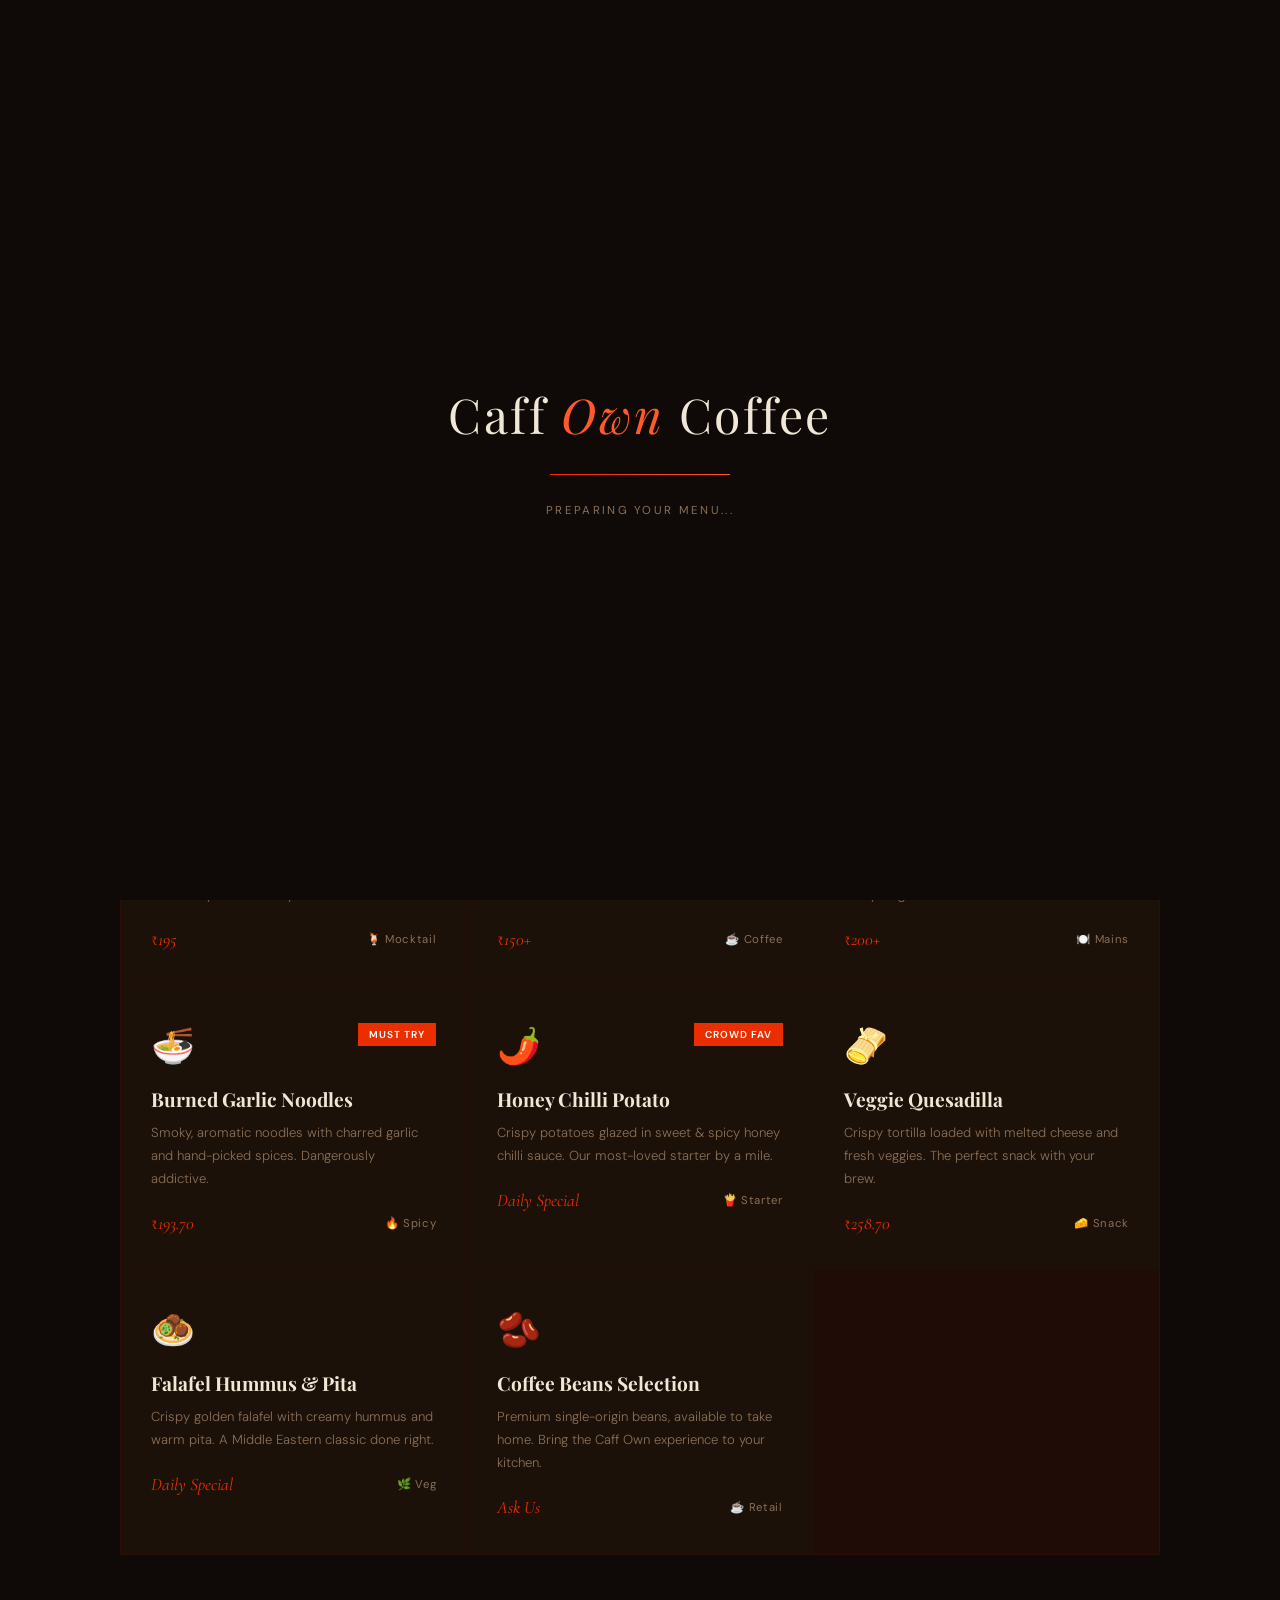
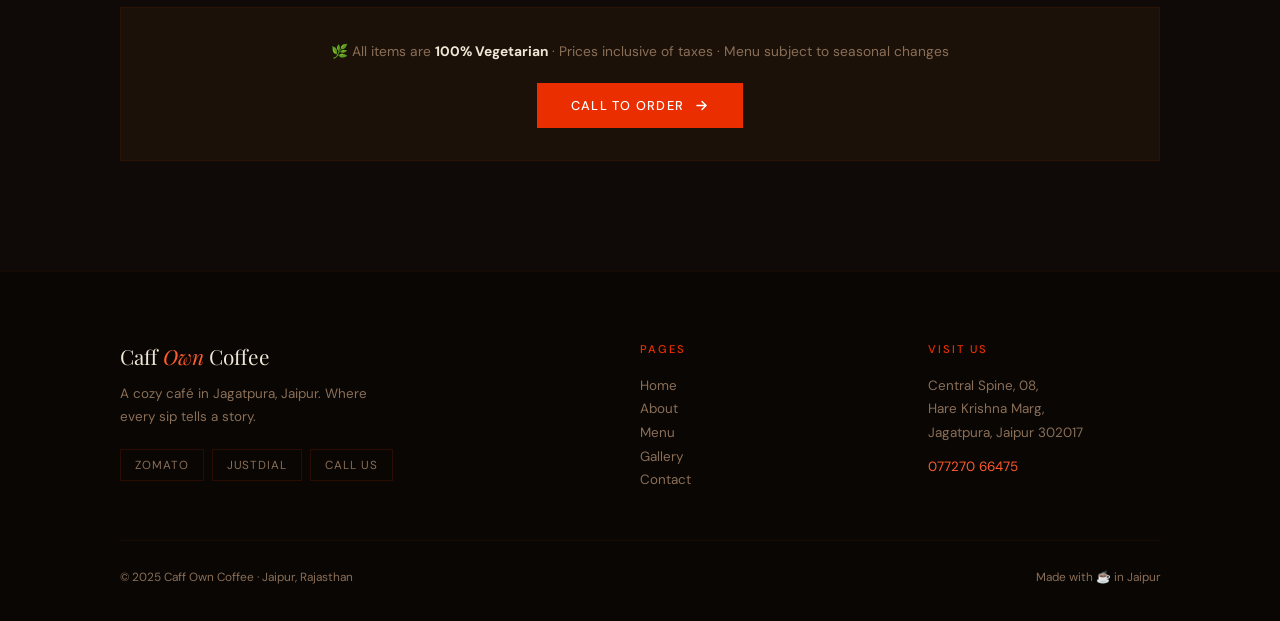
<file: menu.html>
<!DOCTYPE html>
<html lang="en">
<head>
  <meta charset="UTF-8"/>
  <meta name="viewport" content="width=device-width,initial-scale=1.0"/>
  <title>Menu — Caff Own Coffee</title>
  <link rel="preconnect" href="https://fonts.googleapis.com"/>
  <link rel="preconnect" href="https://fonts.gstatic.com" crossorigin/>
  <link href="https://fonts.googleapis.com/css2?family=Playfair+Display:ital,wght@0,400;0,700;0,900;1,400;1,700&family=DM+Sans:opsz,wght@9..40,300;9..40,400;9..40,500&family=Cormorant+Garamond:ital,wght@1,300;1,500&display=swap" rel="stylesheet"/>
  <link rel="stylesheet" href="css/style.css"/>
  <link rel="stylesheet" href="css/menu.css"/>
</head>
<body class="noscroll">

<div class="loader">
  <div class="loader-logo">Caff <em>Own</em> Coffee</div>
  <div class="loader-bar"><div class="loader-fill"></div></div>
  <p class="loader-msg">Preparing your menu...</p>
</div>
<div class="cursor" id="cur"></div>
<div class="cursor-ring" id="ring"></div>

<div class="mob-overlay" id="mobOv">
  <button class="mob-close" id="mobCl">✕</button>
  <nav style="display:flex;flex-direction:column;align-items:center;gap:4px;">
    <a href="index.html" class="mob-link">Home</a>
    <a href="about.html" class="mob-link">About</a>
    <a href="menu.html"  class="mob-link">Menu</a>
    <a href="gallery.html" class="mob-link">Gallery</a>
    <a href="contact.html" class="mob-link">Contact</a>
  </nav>
  <div class="mob-info"><p>077270 66475</p><p>Open till 12 AM · Every Day</p></div>
</div>

<header class="navbar">
  <a href="index.html" class="nav-logo">Caff <em>Own</em> Coffee</a>
  <ul class="nav-links">
    <li><a href="index.html">Home</a></li>
    <li><a href="about.html">About</a></li>
    <li><a href="menu.html">Menu</a></li>
    <li><a href="gallery.html">Gallery</a></li>
    <li><a href="contact.html">Contact</a></li>
  </ul>
  <a href="contact.html" class="nav-cta">Reserve a Spot</a>
  <button class="hamburger" id="ham"><span></span><span></span><span></span></button>
</header>

<!-- PAGE HERO -->
<section class="page-hero">
  <div class="page-hero-bg"></div>
  <div class="page-hero-grain"></div>
  <div class="page-hero-num">03</div>
  <div class="container">
    <p class="page-hero-eyebrow">What We Serve</p>
    <h1 class="page-hero-title">Our <em>Menu</em></h1>
  </div>
</section>

<div class="marquee-strip">
  <div class="marquee-track">
    <span>Mocktails</span><span class="sep">✦</span><span>Pasta</span><span class="sep">✦</span><span>Noodles</span><span class="sep">✦</span><span>Quesadilla</span><span class="sep">✦</span><span>Falafel</span><span class="sep">✦</span><span>Coffee</span><span class="sep">✦</span><span>Starters</span><span class="sep">✦</span><span>₹200–400</span><span class="sep">✦</span>
    <span>Mocktails</span><span class="sep">✦</span><span>Pasta</span><span class="sep">✦</span><span>Noodles</span><span class="sep">✦</span><span>Quesadilla</span><span class="sep">✦</span><span>Falafel</span><span class="sep">✦</span><span>Coffee</span><span class="sep">✦</span><span>Starters</span><span class="sep">✦</span><span>₹200–400</span><span class="sep">✦</span>
  </div>
</div>

<!-- FILTER TABS -->
<section class="section">
  <div class="container">
    <div class="filter-bar reveal">
      <button class="ftab active" data-cat="all">All Items</button>
      <button class="ftab" data-cat="drinks">☕ Drinks</button>
      <button class="ftab" data-cat="mains">🍽️ Mains</button>
      <button class="ftab" data-cat="snacks">🍟 Snacks</button>
      <button class="ftab" data-cat="int">🌍 International</button>
    </div>

    <div class="menu-grid" id="menuGrid">

      <!-- DRINKS -->
      <div class="menu-card reveal" data-cat="drinks" data-delay="0">
        <div class="mc-top">
          <span class="mc-emoji">🌌</span>
          <span class="mc-badge hot">Fan Fav</span>
        </div>
        <h3 class="mc-name">Galaxy Mocktail</h3>
        <p class="mc-desc">A dreamy, layered non-alcoholic drink inspired by the cosmos. Vibrant, refreshing and absolutely Insta-worthy.</p>
        <div class="mc-footer">
          <span class="mc-price">₹195</span>
          <span class="mc-tag">🍹 Mocktail</span>
        </div>
      </div>

      <div class="menu-card reveal" data-cat="drinks" data-delay="80">
        <div class="mc-top">
          <span class="mc-emoji">☕</span>
        </div>
        <h3 class="mc-name">Signature Coffee</h3>
        <p class="mc-desc">Hand-selected beans, expertly brewed. Rich aroma, smooth finish — the drink that started it all.</p>
        <div class="mc-footer">
          <span class="mc-price">₹150+</span>
          <span class="mc-tag">☕ Coffee</span>
        </div>
      </div>

      <!-- MAINS -->
      <div class="menu-card reveal" data-cat="mains" data-delay="0">
        <div class="mc-top">
          <span class="mc-emoji">🍝</span>
          <span class="mc-badge">7 Reviews</span>
        </div>
        <h3 class="mc-name">Signature Pasta</h3>
        <p class="mc-desc">Perfectly tossed in our signature sauces. Comforting, hearty, and packed with flavour every single bite.</p>
        <div class="mc-footer">
          <span class="mc-price">₹200+</span>
          <span class="mc-tag">🍽️ Mains</span>
        </div>
      </div>

      <div class="menu-card reveal" data-cat="mains" data-delay="80">
        <div class="mc-top">
          <span class="mc-emoji">🍜</span>
          <span class="mc-badge hot">Must Try</span>
        </div>
        <h3 class="mc-name">Burned Garlic Noodles</h3>
        <p class="mc-desc">Smoky, aromatic noodles with charred garlic and hand-picked spices. Dangerously addictive.</p>
        <div class="mc-footer">
          <span class="mc-price">₹193.70</span>
          <span class="mc-tag">🔥 Spicy</span>
        </div>
      </div>

      <!-- SNACKS -->
      <div class="menu-card reveal" data-cat="snacks" data-delay="0">
        <div class="mc-top">
          <span class="mc-emoji">🌶️</span>
          <span class="mc-badge hot">Crowd Fav</span>
        </div>
        <h3 class="mc-name">Honey Chilli Potato</h3>
        <p class="mc-desc">Crispy potatoes glazed in sweet &amp; spicy honey chilli sauce. Our most-loved starter by a mile.</p>
        <div class="mc-footer">
          <span class="mc-price">Daily Special</span>
          <span class="mc-tag">🍟 Starter</span>
        </div>
      </div>

      <div class="menu-card reveal" data-cat="snacks" data-delay="80">
        <div class="mc-top">
          <span class="mc-emoji">🫔</span>
        </div>
        <h3 class="mc-name">Veggie Quesadilla</h3>
        <p class="mc-desc">Crispy tortilla loaded with melted cheese and fresh veggies. The perfect snack with your brew.</p>
        <div class="mc-footer">
          <span class="mc-price">₹258.70</span>
          <span class="mc-tag">🧀 Snack</span>
        </div>
      </div>

      <!-- INTERNATIONAL -->
      <div class="menu-card reveal" data-cat="int" data-delay="0">
        <div class="mc-top">
          <span class="mc-emoji">🧆</span>
        </div>
        <h3 class="mc-name">Falafel Hummus &amp; Pita</h3>
        <p class="mc-desc">Crispy golden falafel with creamy hummus and warm pita. A Middle Eastern classic done right.</p>
        <div class="mc-footer">
          <span class="mc-price">Daily Special</span>
          <span class="mc-tag">🌿 Veg</span>
        </div>
      </div>

      <div class="menu-card reveal" data-cat="int" data-delay="80">
        <div class="mc-top">
          <span class="mc-emoji">🫘</span>
        </div>
        <h3 class="mc-name">Coffee Beans Selection</h3>
        <p class="mc-desc">Premium single-origin beans, available to take home. Bring the Caff Own experience to your kitchen.</p>
        <div class="mc-footer">
          <span class="mc-price">Ask Us</span>
          <span class="mc-tag">☕ Retail</span>
        </div>
      </div>

    </div><!-- /menuGrid -->

    <div class="menu-note reveal">
      <p>🌿 All items are <strong>100% Vegetarian</strong> · Prices inclusive of taxes · Menu subject to seasonal changes</p>
      <a href="tel:07727066475" class="btn-orange" style="margin-top:20px;">
        Call to Order
        <svg width="15" height="15" viewBox="0 0 15 15" fill="none"><path d="M3 7.5h9M8 3.5l4 4-4 4" stroke="currentColor" stroke-width="1.5" stroke-linecap="round"/></svg>
      </a>
    </div>
  </div>
</section>

<footer class="footer">
  <div class="container">
    <div class="footer-grid">
      <div class="footer-brand">
        <div class="footer-logo">Caff <em>Own</em> Coffee</div>
        <p>A cozy café in Jagatpura, Jaipur. Where every sip tells a story.</p>
        <div class="footer-social">
          <a href="https://www.zomato.com/jaipur/caff-own-coffee-jagatpura" target="_blank" class="soc-btn">Zomato</a>
          <a href="https://www.justdial.com" target="_blank" class="soc-btn">JustDial</a>
          <a href="tel:07727066475" class="soc-btn">Call Us</a>
        </div>
      </div>
      <div class="footer-col">
        <h4>Pages</h4>
        <a href="index.html">Home</a><a href="about.html">About</a><a href="menu.html">Menu</a><a href="gallery.html">Gallery</a><a href="contact.html">Contact</a>
      </div>
      <div class="footer-col">
        <h4>Visit Us</h4>
        <p>Central Spine, 08,<br/>Hare Krishna Marg,<br/>Jagatpura, Jaipur 302017</p>
        <p style="margin-top:10px;color:var(--orange-lt);">077270 66475</p>
      </div>
    </div>
    <div class="footer-btm">
      <p>© 2025 Caff Own Coffee · Jaipur, Rajasthan</p>
      <p>Made with ☕ in Jaipur</p>
    </div>
  </div>
</footer>

<script src="js/main.js"></script>
<script src="js/menu.js"></script>
</body>
</html>
</file>
<file: css/style.css>
/* ═══════════════════════════════════════════
   CAFF OWN COFFEE — style.css
   Theme: Burnt Orange + Warm Beige
   ═══════════════════════════════════════════ */

*, *::before, *::after { margin: 0; padding: 0; box-sizing: border-box; }

:root {
  --orange:      #EA2E00;
  --orange-lt:   #ff5a2c;
  --orange-dk:   #b52200;
  --orange-glow: rgba(234,46,0,0.18);
  --beige:       #F0E7D6;
  --beige-dk:    #e0d2bc;
  --beige-dkr:   #c9b89e;
  --bg:          #0f0a07;
  --bg2:         #140d08;
  --bg3:         #1a1009;
  --card:        #1c1108;
  --text:        #e8ddd0;
  --muted:       #8a6f58;
  --border:      rgba(234,46,0,0.15);
  --border2:     rgba(234,46,0,0.07);
  --font-display:'Playfair Display', serif;
  --font-body:   'DM Sans', sans-serif;
  --font-italic: 'Cormorant Garamond', serif;
}

html { scroll-behavior: smooth; font-size: 16px; }
body {
  background: var(--bg);
  color: var(--text);
  font-family: var(--font-body);
  overflow-x: hidden;
  cursor: none;
}
body.noscroll { overflow: hidden; }
img  { display: block; max-width: 100%; }
a    { text-decoration: none; color: inherit; }
button { cursor: none; border: none; background: none; font-family: inherit; }

/* ── LOADER ── */
.loader {
  position: fixed; inset: 0; z-index: 9999;
  background: var(--bg);
  display: flex; align-items: center; justify-content: center;
  flex-direction: column; gap: 28px;
  transition: opacity 0.7s ease, visibility 0.7s ease;
}
.loader.out { opacity: 0; visibility: hidden; pointer-events: none; }
.loader-logo {
  font-family: var(--font-display);
  font-size: clamp(1.8rem, 5vw, 3rem);
  color: var(--beige);
  letter-spacing: 0.05em;
}
.loader-logo em { font-style: italic; color: var(--orange-lt); }
.loader-bar {
  width: 180px; height: 1px;
  background: rgba(234,46,0,0.2);
  overflow: hidden;
}
.loader-fill {
  height: 100%; width: 0;
  background: linear-gradient(to right, var(--orange), var(--orange-lt));
  animation: loadFill 1.8s ease forwards;
}
@keyframes loadFill { to { width: 100%; } }
.loader-msg {
  font-size: 0.72rem; letter-spacing: 0.2em; text-transform: uppercase;
  color: var(--muted);
  animation: blink 1.4s ease infinite;
}
@keyframes blink { 0%,100%{opacity:1}50%{opacity:0.3} }

/* ── CURSOR ── */
.cursor, .cursor-ring {
  position: fixed; top:0; left:0;
  pointer-events: none; z-index: 9990;
  border-radius: 50%;
  transform: translate(-50%,-50%);
}
.cursor { width:8px; height:8px; background:var(--orange); }
.cursor-ring {
  width:34px; height:34px;
  border: 1px solid rgba(234,46,0,0.5);
  transition: width .25s ease, height .25s ease, border-color .25s ease;
}
.cursor-ring.big { width:52px; height:52px; border-color:var(--orange); }
@media (hover:none){ .cursor,.cursor-ring{ display:none; } }

/* ── NAVBAR ── */
.navbar {
  position: fixed; top:0; width:100%; z-index:500;
  padding: 22px 64px;
  display: flex; align-items: center; justify-content: space-between;
  transition: background .4s, padding .4s, border-color .4s;
  border-bottom: 1px solid transparent;
}
.navbar.scrolled {
  background: rgba(15,10,7,0.96);
  backdrop-filter: blur(14px);
  padding: 15px 64px;
  border-bottom-color: var(--border2);
}
.nav-logo {
  font-family: var(--font-display);
  font-size: 1.2rem; color: var(--beige); letter-spacing: .03em;
}
.nav-logo em { font-style: italic; color: var(--orange-lt); }
.nav-links { display:flex; gap:32px; list-style:none; }
.nav-links a {
  font-size: .78rem; letter-spacing: .12em; text-transform: uppercase;
  color: var(--muted); font-weight: 500;
  transition: color .3s;
  position: relative; padding-bottom: 3px;
}
.nav-links a::after {
  content:''; position:absolute; bottom:0; left:0;
  width:0; height:1px; background:var(--orange);
  transition: width .3s;
}
.nav-links a:hover, .nav-links a.active { color: var(--beige); }
.nav-links a:hover::after, .nav-links a.active::after { width: 100%; }
.nav-cta {
  background: var(--orange); color: #fff;
  padding: 10px 22px; font-size: .76rem;
  letter-spacing: .1em; text-transform: uppercase;
  font-family: var(--font-body);
  transition: background .3s, transform .3s;
  display: inline-block;
}
.nav-cta:hover { background: var(--orange-lt); transform: translateY(-1px); }
.hamburger { display:none; flex-direction:column; gap:5px; padding:4px; }
.hamburger span { display:block; width:24px; height:1.5px; background:var(--beige); transition:all .3s; }
.hamburger.open span:nth-child(1){ transform:translateY(6.5px) rotate(45deg); }
.hamburger.open span:nth-child(2){ opacity:0; }
.hamburger.open span:nth-child(3){ transform:translateY(-6.5px) rotate(-45deg); }

/* ── MOBILE OVERLAY ── */
.mob-overlay {
  position:fixed; inset:0; z-index:490;
  background:rgba(15,10,7,0.98); backdrop-filter:blur(20px);
  display:flex; flex-direction:column; align-items:center; justify-content:center; gap:6px;
  opacity:0; visibility:hidden; transition:opacity .4s, visibility .4s;
}
.mob-overlay.open { opacity:1; visibility:visible; }
.mob-close { position:absolute; top:28px; right:28px; font-size:1.5rem; color:var(--muted); transition:color .3s; }
.mob-close:hover { color:var(--orange); }
.mob-link {
  font-family:var(--font-display); font-size:clamp(2rem,8vw,3rem);
  color:var(--text); transition:color .3s; padding:8px 0;
}
.mob-link:hover { color:var(--orange-lt); }
.mob-info { position:absolute; bottom:36px; text-align:center; font-size:.82rem; color:var(--muted); line-height:1.9; }

/* ── SHARED SECTION STYLES ── */
.container { max-width:1160px; margin:0 auto; padding:0 60px; }
.section { padding: 110px 0; }
.section-label {
  display:inline-flex; align-items:center; gap:14px;
  font-size:.7rem; letter-spacing:.22em; text-transform:uppercase;
  color:var(--orange); margin-bottom:16px; font-weight:500;
}
.section-label::before { content:''; width:34px; height:1px; background:var(--orange); opacity:.5; }
.section-title {
  font-family:var(--font-display);
  font-size: clamp(2rem,5vw,3.6rem);
  color:var(--beige); line-height:1.08; margin-bottom:18px;
}
.section-title em { font-style:italic; color:var(--orange-lt); }
.section-desc { color:var(--muted); font-size:.95rem; line-height:1.85; max-width:500px; font-weight:300; }
.body-text { color:var(--muted); font-size:.95rem; line-height:1.85; margin-bottom:16px; font-weight:300; }
.body-text strong { color:var(--beige); font-weight:500; }

/* ── BUTTONS ── */
.btn-orange {
  display:inline-flex; align-items:center; gap:10px;
  background:var(--orange); color:#fff;
  padding:14px 34px; font-size:.8rem; font-weight:500;
  letter-spacing:.1em; text-transform:uppercase;
  transition:background .3s, transform .3s, gap .3s; cursor:none;
}
.btn-orange:hover { background:var(--orange-lt); transform:translateY(-2px); gap:14px; }
.btn-outline {
  display:inline-flex; align-items:center; gap:10px;
  background:transparent; color:var(--beige);
  padding:14px 34px; font-size:.8rem; font-weight:500;
  letter-spacing:.1em; text-transform:uppercase;
  border:1px solid rgba(240,231,214,.25);
  transition:all .3s; cursor:none;
}
.btn-outline:hover { border-color:var(--orange); color:var(--orange-lt); }

/* ── MARQUEE ── */
.marquee-strip { overflow:hidden; background:var(--orange); padding:13px 0; }
.marquee-track {
  display:flex; align-items:center; width:max-content;
  animation:marquee 26s linear infinite;
}
.marquee-track span {
  font-size:.74rem; font-weight:500; letter-spacing:.12em;
  text-transform:uppercase; color:#fff; padding:0 22px;
}
.marquee-track .sep { color:rgba(255,255,255,.4); font-size:.55rem; padding:0 2px; }
@keyframes marquee { from{transform:translateX(0)} to{transform:translateX(-50%)} }

/* ── SCROLL REVEAL ── */
.reveal { opacity:0; transform:translateY(32px); transition:opacity .75s ease, transform .75s ease; }
.reveal.vis { opacity:1; transform:translateY(0); }

/* ── PAGE HERO SHARED ── */
.page-hero {
  min-height:52vh; padding:160px 0 80px;
  display:flex; align-items:flex-end;
  position:relative; overflow:hidden;
  border-bottom:1px solid var(--border2);
}
.page-hero-bg {
  position:absolute; inset:0;
  background: radial-gradient(ellipse 70% 60% at 20% 60%, rgba(234,46,0,0.1) 0%, transparent 65%);
}
.page-hero-grain {
  position:absolute; inset:0;
  background-image:url("data:image/svg+xml,%3Csvg viewBox='0 0 256 256' xmlns='http://www.w3.org/2000/svg'%3E%3Cfilter id='n'%3E%3CfeTurbulence type='fractalNoise' baseFrequency='0.85' numOctaves='4' stitchTiles='stitch'/%3E%3C/filter%3E%3Crect width='100%25' height='100%25' filter='url(%23n)' opacity='0.04'/%3E%3C/svg%3E");
  opacity:.45; pointer-events:none;
}
.page-hero-num {
  position:absolute; right:64px; bottom:40px;
  font-family:var(--font-display); font-size:clamp(5rem,14vw,11rem);
  color:rgba(234,46,0,0.06); line-height:1; pointer-events:none;
  font-weight:900;
}
.page-hero-eyebrow {
  font-size:.72rem; letter-spacing:.22em; text-transform:uppercase;
  color:var(--orange); margin-bottom:20px;
  display:flex; align-items:center; gap:12px;
}
.page-hero-eyebrow::before { content:''; width:30px; height:1px; background:var(--orange); }
.page-hero-title {
  font-family:var(--font-display);
  font-size:clamp(2.8rem,7vw,6rem);
  color:var(--beige); line-height:.98;
}
.page-hero-title em { font-style:italic; color:var(--orange-lt); }

/* ── FOOTER ── */
.footer {
  background:#090603; border-top:1px solid var(--border2);
  padding:70px 0 36px;
}
.footer-grid {
  display:grid; grid-template-columns:2fr 1fr 1fr; gap:56px;
  padding-bottom:48px; border-bottom:1px solid var(--border2);
}
.footer-logo { font-family:var(--font-display); font-size:1.3rem; color:var(--beige); margin-bottom:12px; }
.footer-logo em { font-style:italic; color:var(--orange-lt); }
.footer-brand p { font-size:.84rem; color:var(--muted); line-height:1.75; max-width:280px; }
.footer-social { display:flex; gap:8px; margin-top:20px; flex-wrap:wrap; }
.soc-btn {
  border:1px solid var(--border); color:var(--muted);
  padding:7px 14px; font-size:.73rem; letter-spacing:.08em; text-transform:uppercase;
  transition:all .3s;
}
.soc-btn:hover { border-color:var(--orange); color:var(--orange-lt); }
.footer-col h4 {
  font-size:.7rem; letter-spacing:.18em; text-transform:uppercase;
  color:var(--orange); margin-bottom:18px; font-weight:500;
}
.footer-col a, .footer-col p {
  display:block; color:var(--muted); font-size:.84rem;
  line-height:1.75; transition:color .3s;
}
.footer-col a:hover { color:var(--beige); }
.footer-btm {
  display:flex; justify-content:space-between; align-items:center;
  padding-top:28px; flex-wrap:wrap; gap:8px;
}
.footer-btm p { font-size:.74rem; color:var(--muted); }

/* ── OPEN BADGE ── */
.open-pill {
  display:inline-flex; align-items:center; gap:8px;
  background:rgba(15,10,7,0.8); border:1px solid var(--border);
  padding:8px 16px; font-size:.75rem; color:var(--muted);
  backdrop-filter:blur(8px);
}
.odot { width:7px; height:7px; background:#4ade80; border-radius:50%;
  box-shadow:0 0 8px #4ade80; animation:pulse 2s infinite; }
@keyframes pulse { 0%,100%{opacity:1;transform:scale(1)}50%{opacity:.5;transform:scale(1.4)} }

/* ── DIVIDER ── */
.divider {
  height:1px; margin:0 60px;
  background:linear-gradient(to right, transparent, var(--border), transparent);
}

/* ── RESPONSIVE ── */
@media(max-width:1024px){
  .container{padding:0 40px;}
  .navbar,.navbar.scrolled{padding:20px 40px;}
  .footer-grid{grid-template-columns:1fr 1fr;}
  .footer-brand{grid-column:1/-1;}
}
@media(max-width:768px){
  body{cursor:auto;}
  .cursor,.cursor-ring{display:none;}
  button,a,.btn-orange,.btn-outline,.nav-cta{cursor:pointer;}
  .navbar,.navbar.scrolled{padding:18px 24px;}
  .nav-links,.nav-cta{display:none;}
  .hamburger{display:flex;}
  .container{padding:0 24px;}
  .section{padding:80px 0;}
  .page-hero{padding:130px 0 60px;}
  .page-hero-num{display:none;}
  .footer-grid{grid-template-columns:1fr; gap:32px;}
  .footer-btm{flex-direction:column; text-align:center;}
  .divider{margin:0 24px;}
}
</file>
<file: css/home.css>
/* ═══ HOME PAGE ═══ */

/* HERO */
.hero {
  min-height:100svh; display:flex; align-items:center; justify-content:center;
  position:relative; overflow:hidden; text-align:center;
  padding:120px 24px 120px;
}
.hero-canvas { position:absolute; inset:0; width:100%; height:100%; }
.hero-grain {
  position:absolute; inset:0; pointer-events:none; opacity:.45;
  background-image:url("data:image/svg+xml,%3Csvg viewBox='0 0 512 512' xmlns='http://www.w3.org/2000/svg'%3E%3Cfilter id='n'%3E%3CfeTurbulence type='fractalNoise' baseFrequency='0.75' numOctaves='4' stitchTiles='stitch'/%3E%3C/filter%3E%3Crect width='100%25' height='100%25' filter='url(%23n)' opacity='0.045'/%3E%3C/svg%3E");
}
.hero-content { position:relative; z-index:2; max-width:820px; }

.hero-eyebrow {
  display:inline-flex; align-items:center; gap:10px;
  font-size:.73rem; letter-spacing:.22em; text-transform:uppercase;
  color:var(--orange); margin-bottom:30px;
  opacity:0; animation:rise .8s ease 2s forwards;
}
.h-dot { width:6px; height:6px; background:var(--orange); border-radius:50%; animation:pulse 2s infinite; }

.hero-title {
  font-family:var(--font-display);
  font-size:clamp(3rem,9vw,8rem);
  line-height:.95; color:var(--beige); margin-bottom:26px;
}
.lw  { display:block; overflow:hidden; }
.ln  { display:block; transform:translateY(110%); animation:slideUp .9s cubic-bezier(.16,1,.3,1) forwards; }
.lw:nth-child(1) .ln { animation-delay:2.1s; }
.lw:nth-child(2) .ln { animation-delay:2.25s; }
.lw:nth-child(3) .ln { animation-delay:2.4s; }
.italic-o { font-style:italic; color:var(--orange-lt); }

.hero-sub {
  font-family:var(--font-italic); font-style:italic;
  font-size:clamp(1rem,2.5vw,1.3rem); color:var(--muted); margin-bottom:42px;
  opacity:0; animation:rise .8s ease 2.6s forwards;
}
.hero-btns {
  display:flex; gap:12px; justify-content:center; flex-wrap:wrap;
  opacity:0; animation:rise .8s ease 2.8s forwards;
}

.hero-strip {
  position:absolute; bottom:32px; left:50%; transform:translateX(-50%);
  display:flex; align-items:center; gap:18px;
  background:rgba(15,10,7,.82); border:1px solid var(--border);
  backdrop-filter:blur(10px); padding:13px 26px; white-space:nowrap;
  opacity:0; animation:rise .8s ease 3.1s forwards;
}
.hs-sep { width:1px; height:28px; background:var(--border); flex-shrink:0; }
.hs-item { display:flex; align-items:center; gap:9px; }
.hs-stars { color:var(--orange); font-size:.82rem; letter-spacing:2px; }
.hs-val   { font-size:.75rem; color:var(--muted); }
.hs-val strong { color:var(--beige); }
.odot { width:7px; height:7px; background:#4ade80; border-radius:50%; box-shadow:0 0 8px #4ade80; animation:pulse 2s infinite; flex-shrink:0; }

.hero-scroll {
  position:absolute; right:44px; top:50%; transform:translateY(-50%);
  display:flex; flex-direction:column; align-items:center; gap:12px;
  opacity:0; animation:rise .8s ease 3.3s forwards;
}
.hero-scroll span { font-size:.62rem; letter-spacing:.2em; text-transform:uppercase; color:var(--muted); writing-mode:vertical-rl; }
.scr-line { width:1px; height:56px; background:linear-gradient(to bottom, var(--orange), transparent); animation:scrollAnim 2s ease infinite; }
@keyframes scrollAnim{0%{transform:scaleY(0);transform-origin:top}50%{transform:scaleY(1);transform-origin:top}51%{transform-origin:bottom}100%{transform:scaleY(0);transform-origin:bottom}}

/* FEATURES */
.features { background:var(--bg2); }
.feat-grid {
  display:grid; grid-template-columns:repeat(4,1fr); gap:1px;
  background:var(--border2); border:1px solid var(--border2);
}
.feat-card {
  background:var(--card); padding:44px 32px;
  transition:background .4s;
  position:relative; overflow:hidden;
}
.feat-card::before {
  content:''; position:absolute; bottom:0; left:0; right:0; height:2px;
  background:linear-gradient(to right, var(--orange), var(--orange-lt));
  transform:scaleX(0); transition:transform .4s ease;
}
.feat-card:hover { background:#201208; }
.feat-card:hover::before { transform:scaleX(1); }
.feat-icon { font-size:2.2rem; margin-bottom:20px; }
.feat-card h3 { font-family:var(--font-display); font-size:1.15rem; color:var(--beige); margin-bottom:10px; }
.feat-card p  { font-size:.83rem; color:var(--muted); line-height:1.75; font-weight:300; }

/* STATS */
.stats-section { background:var(--bg); }
.stats-inner {
  display:flex; align-items:center; justify-content:space-around;
  border:1px solid var(--border); padding:52px 40px; flex-wrap:wrap; gap:32px;
}
.stat-box { text-align:center; flex:1; min-width:120px; }
.stat-num { font-family:var(--font-display); font-size:3rem; color:var(--orange-lt); line-height:1; margin-bottom:8px; }
.stat-lbl { font-size:.72rem; letter-spacing:.1em; text-transform:uppercase; color:var(--muted); }
.stat-sep { width:1px; height:60px; background:var(--border); flex-shrink:0; }

/* PREVIEW */
.preview-section { background:var(--bg2); }
.preview-head {
  display:flex; justify-content:space-between; align-items:flex-end;
  margin-bottom:44px; flex-wrap:wrap; gap:20px;
}
.preview-grid { display:grid; grid-template-columns:1fr 1fr; gap:2px; }
.prev-card {
  background:var(--card); border:1px solid transparent;
  padding:28px 28px; display:flex; align-items:center; gap:18px;
  transition:border-color .3s, background .3s;
}
.prev-card:hover { border-color:var(--border); background:#201208; }
.prev-emoji { font-size:2rem; flex-shrink:0; }
.prev-info h4 { font-family:var(--font-display); font-size:1rem; color:var(--beige); margin-bottom:4px; }
.prev-info p  { font-size:.78rem; color:var(--muted); }
.prev-price {
  margin-left:auto; font-family:var(--font-italic); font-style:italic;
  font-size:1rem; color:var(--orange); flex-shrink:0;
}

/* CTA BANNER */
.cta-banner { position:relative; overflow:hidden; padding:100px 0; text-align:center; }
.cta-bg {
  position:absolute; inset:0;
  background:radial-gradient(ellipse 80% 70% at 50% 50%, rgba(234,46,0,0.12) 0%, var(--bg3) 70%);
}
.cta-inner { position:relative; z-index:1; }
.cta-title {
  font-family:var(--font-display);
  font-size:clamp(2rem,5vw,3.5rem);
  color:var(--beige); margin-bottom:14px; line-height:1.1;
}
.cta-title em { font-style:italic; color:var(--orange-lt); }
.cta-sub { color:var(--muted); font-size:.9rem; margin-bottom:36px; }
.cta-btns { display:flex; gap:12px; justify-content:center; flex-wrap:wrap; }

/* KEYFRAMES */
@keyframes rise { from{opacity:0;transform:translateY(18px)} to{opacity:1;transform:translateY(0)} }
@keyframes slideUp { from{transform:translateY(110%)} to{transform:translateY(0)} }

/* RESPONSIVE */
@media(max-width:768px){
  .hero-strip{ flex-direction:column; gap:10px; width:calc(100% - 48px); }
  .hs-sep{ width:80%; height:1px; }
  .hero-scroll{ display:none; }
  .feat-grid{ grid-template-columns:1fr 1fr; }
  .stats-inner{ gap:20px; }
  .stat-sep{ display:none; }
  .preview-grid{ grid-template-columns:1fr; }
}
@media(max-width:480px){
  .hero-strip{ display:none; }
  .feat-grid{ grid-template-columns:1fr; }
}
</file>
<file: css/about.css>
/* ═══ ABOUT PAGE ═══ */
.story-grid { display:grid; grid-template-columns:1fr 1fr; gap:80px; align-items:center; }

.story-visual { position:relative; padding-bottom:32px; }
.sv-main {
  background:var(--card); border:1px solid var(--border);
  padding:60px 40px; text-align:center; position:relative; overflow:hidden;
}
.sv-ring {
  position:absolute; top:-80px; right:-80px;
  width:220px; height:220px; border:1px solid var(--border2); border-radius:50%;
}
.sv-icon { font-size:3.5rem; margin-bottom:22px; }
.sv-quote {
  font-family:var(--font-italic); font-style:italic;
  font-size:1.1rem; color:var(--muted); line-height:1.65;
}
.sv-tag {
  position:absolute; background:var(--orange); color:#fff;
  font-size:.67rem; font-weight:600; letter-spacing:.12em; text-transform:uppercase; padding:6px 14px;
}
.sv-tag.tl{top:0;left:0;} .sv-tag.br{bottom:0;right:0;}
.sv-float {
  position:absolute; bottom:-16px; right:-16px;
  background:var(--bg3); border:1px solid var(--border);
  padding:16px 20px; display:flex; align-items:center; gap:14px;
  box-shadow:0 20px 40px rgba(0,0,0,.4);
  animation:floatUD 4s ease infinite;
}
@keyframes floatUD{0%,100%{transform:translateY(0)}50%{transform:translateY(-8px)}}
.sv-float span{font-size:1.6rem;}
.svf-n { font-family:var(--font-display); font-size:1.4rem; color:var(--orange-lt); line-height:1; }
.svf-l { font-size:.7rem; color:var(--muted); margin-top:3px; letter-spacing:.06em; }

.abt-stats {
  display:flex; align-items:center; justify-content:space-around;
  border:1px solid var(--border); padding:52px 40px; flex-wrap:wrap; gap:32px;
}
.stat-box { text-align:center; flex:1; min-width:100px; }
.stat-num { font-family:var(--font-display); font-size:3rem; color:var(--orange-lt); line-height:1; margin-bottom:8px; }
.stat-lbl { font-size:.72rem; letter-spacing:.1em; text-transform:uppercase; color:var(--muted); }
.stat-sep { width:1px; height:56px; background:var(--border); flex-shrink:0; }

.values-grid {
  display:grid; grid-template-columns:repeat(4,1fr); gap:1px;
  background:var(--border2); border:1px solid var(--border2); margin-top:52px;
}
.val-card {
  background:var(--card); padding:44px 28px;
  position:relative; overflow:hidden; transition:background .4s;
}
.val-card:hover { background:#201208; }
.val-num {
  font-family:var(--font-display); font-size:3.5rem;
  color:rgba(234,46,0,0.1); position:absolute; top:16px; right:20px;
  line-height:1; font-weight:900;
}
.val-icon { font-size:2rem; margin-bottom:18px; }
.val-card h3 { font-family:var(--font-display); font-size:1.1rem; color:var(--beige); margin-bottom:10px; }
.val-card p  { font-size:.82rem; color:var(--muted); line-height:1.75; font-weight:300; }

@media(max-width:768px){
  .story-grid{ grid-template-columns:1fr; gap:40px; }
  .sv-float{ right:0; }
  .abt-stats{ gap:20px; }
  .stat-sep{ display:none; }
  .values-grid{ grid-template-columns:1fr 1fr; }
}
@media(max-width:480px){
  .values-grid{ grid-template-columns:1fr; }
}
</file>
<file: css/contact.css>
/* ═══ CONTACT PAGE ═══ */
.contact-grid { display:grid; grid-template-columns:1fr 1fr; gap:72px; align-items:start; margin-bottom:72px; }

.info-row {
  display:flex; gap:18px;
  padding:22px 0; border-bottom:1px solid var(--border2);
}
.info-row:first-of-type { border-top:1px solid var(--border2); }
.ir-icon { font-size:1.2rem; flex-shrink:0; opacity:.7; padding-top:1px; }
.ir-label { font-size:.67rem; letter-spacing:.18em; text-transform:uppercase; color:var(--orange); margin-bottom:6px; font-weight:500; }
.ir-val   { font-size:.9rem; color:var(--text); line-height:1.65; }
.ir-val a { color:var(--text); transition:color .3s; }
.ir-val a:hover { color:var(--orange-lt); }
.hrs-row  { display:flex; justify-content:space-between; gap:16px; }
.hrs-time { color:var(--orange-lt); }
.c-actions { display:flex; gap:12px; margin-top:32px; flex-wrap:wrap; }

.map-card {
  background:var(--card); border:1px solid var(--border);
  height:460px; position:relative; overflow:hidden;
  display:flex; align-items:center; justify-content:center;
}
.map-grid-bg {
  position:absolute; inset:0;
  background-image:
    repeating-linear-gradient(0deg,transparent,transparent 39px,rgba(234,46,0,.04) 40px),
    repeating-linear-gradient(90deg,transparent,transparent 39px,rgba(234,46,0,.04) 40px);
}
.map-center { position:relative; z-index:1; text-align:center; padding:36px; }
.map-pin-wrap { position:relative; display:inline-block; margin-bottom:22px; }
.map-pin { font-size:2.8rem; display:block; animation:pinB 2.2s ease infinite; }
@keyframes pinB{0%,100%{transform:translateY(0)}50%{transform:translateY(-12px)}}
.pin-pulse {
  position:absolute; bottom:-6px; left:50%; transform:translateX(-50%);
  width:32px; height:10px;
  background:radial-gradient(ellipse, rgba(234,46,0,.3) 0%, transparent 70%);
  animation:pp 2.2s ease infinite;
}
@keyframes pp{0%,100%{transform:translateX(-50%) scaleX(1);opacity:.6}50%{transform:translateX(-50%) scaleX(1.6);opacity:.2}}
.map-center h3 { font-family:var(--font-display); font-size:1.45rem; color:var(--beige); margin-bottom:8px; }
.map-center p  { font-size:.84rem; color:var(--muted); margin-bottom:10px; }
.map-rating    { color:var(--orange); font-size:.84rem; letter-spacing:2px; margin-bottom:12px; }
.map-open { display:flex; align-items:center; justify-content:center; gap:8px; font-size:.78rem; color:var(--muted); margin-bottom:24px; }
.map-btn {
  display:inline-block; background:var(--orange); color:#fff;
  padding:12px 28px; font-size:.78rem; font-weight:500;
  letter-spacing:.1em; text-transform:uppercase; transition:background .3s;
}
.map-btn:hover { background:var(--orange-lt); }

/* PLATFORMS */
.platforms { margin-bottom:64px; }
.plat-head { font-size:.72rem; letter-spacing:.2em; text-transform:uppercase; color:var(--muted); margin-bottom:20px; }
.plat-cards { display:grid; grid-template-columns:repeat(3,1fr); gap:2px; }
.plat-card {
  background:var(--card); border:1px solid transparent;
  padding:24px 22px; display:flex; align-items:center; gap:16px;
  transition:border-color .3s, background .3s;
}
.plat-card:hover { border-color:var(--border); background:#201208; }
.plat-card > span:first-child { font-size:1.8rem; flex-shrink:0; }
.plat-name { font-size:.9rem; color:var(--beige); font-weight:500; margin-bottom:3px; }
.plat-sub  { font-size:.75rem; color:var(--muted); }
.plat-arrow { margin-left:auto; color:var(--orange); font-size:1rem; transition:transform .3s; }
.plat-card:hover .plat-arrow { transform:translateX(4px); }

/* REVIEWS */
.c-reviews { padding-top:56px; border-top:1px solid var(--border2); }
.rev-grid { display:grid; grid-template-columns:repeat(3,1fr); gap:16px; }
.rev-card {
  background:var(--card); border:1px solid var(--border);
  padding:30px 26px; transition:transform .4s, border-color .4s;
}
.rev-card:hover { transform:translateY(-5px); border-color:rgba(234,46,0,.3); }
.rev-q { font-family:var(--font-display); font-size:3rem; color:var(--orange); opacity:.22; line-height:.6; margin-bottom:20px; display:block; }
.rev-txt { font-family:var(--font-italic); font-style:italic; font-size:1.02rem; color:var(--text); line-height:1.7; margin-bottom:24px; }
.rev-bot { display:flex; align-items:center; gap:12px; }
.rev-av  { width:38px; height:38px; background:var(--avc,var(--orange)); border-radius:50%; display:flex; align-items:center; justify-content:center; font-weight:600; font-size:.85rem; color:#fff; flex-shrink:0; }
.rev-nm  { font-size:.8rem; color:var(--beige); font-weight:500; }
.rev-src { font-size:.7rem; color:var(--muted); margin-top:2px; }

@media(max-width:900px){
  .contact-grid{ grid-template-columns:1fr; gap:48px; }
  .map-card{ height:360px; }
  .plat-cards{ grid-template-columns:1fr; }
  .rev-grid{ grid-template-columns:1fr; }
}
</file>
<file: css/gallery.css>
/* ═══ GALLERY PAGE ═══ */
.gallery-intro { margin-bottom:48px; }

.gal-grid {
  display:grid;
  grid-template-columns:2fr 1fr 1fr;
  grid-template-rows:280px 280px 280px;
  gap:4px; margin:0 0 48px;
}
.g-tall  { grid-row:span 2; }
.g-wide  { grid-column:span 2; }
.g-tall2 { grid-row:span 2; }

.g-item {
  background:var(--card); position:relative; overflow:hidden; cursor:none;
}
.g-inner {
  width:100%; height:100%; min-height:180px;
  display:flex; flex-direction:column; align-items:center; justify-content:center; gap:14px;
  background:linear-gradient(135deg, #1c1108 0%, #241509 100%);
  transition:transform .6s cubic-bezier(.16,1,.3,1);
}
.g-item:hover .g-inner { transform:scale(1.05); }
.g-inner span { font-size:2.8rem; opacity:.32; }
.g-inner p    { font-size:.72rem; letter-spacing:.14em; text-transform:uppercase; color:var(--muted); }
.g-ov {
  position:absolute; inset:0;
  background:rgba(15,10,7,.6);
  display:flex; align-items:center; justify-content:center;
  color:var(--orange-lt); font-size:.78rem; letter-spacing:.14em; text-transform:uppercase;
  opacity:0; transition:opacity .3s;
}
.g-item:hover .g-ov { opacity:1; }

.gal-cta {
  text-align:center; padding:48px 0;
  display:flex; flex-direction:column; align-items:center; gap:20px;
}
.gal-cta p { color:var(--muted); font-size:.88rem; }

@media(max-width:900px){
  .gal-grid{
    grid-template-columns:1fr 1fr;
    grid-template-rows:200px 200px 200px 200px;
  }
  .g-tall,.g-tall2{ grid-row:span 1; }
  .g-wide{ grid-column:span 2; }
}
@media(max-width:500px){
  .gal-grid{
    grid-template-columns:1fr;
    grid-template-rows:repeat(8,180px);
  }
  .g-wide{ grid-column:span 1; }
}
</file>
<file: css/menu.css>
/* ═══ MENU PAGE ═══ */
.filter-bar {
  display:flex; gap:8px; flex-wrap:wrap; margin-bottom:44px;
}
.ftab {
  background:transparent; border:1px solid var(--border);
  color:var(--muted); padding:10px 22px;
  font-size:.76rem; letter-spacing:.1em; text-transform:uppercase;
  font-family:var(--font-body); transition:all .3s; cursor:pointer;
}
.ftab:hover { border-color:var(--orange); color:var(--orange-lt); }
.ftab.active { background:var(--orange); border-color:var(--orange); color:#fff; }

.menu-grid {
  display:grid; grid-template-columns:repeat(3,1fr);
  gap:1px; background:var(--border2); border:1px solid var(--border2);
}
.menu-card {
  background:var(--card); padding:36px 30px;
  position:relative; overflow:hidden;
  transition:background .4s, opacity .3s, transform .3s;
}
.menu-card.hidden { display:none; }
.menu-card::after {
  content:''; position:absolute; top:0; left:0; right:0; height:2px;
  background:linear-gradient(to right, var(--orange), var(--orange-lt));
  transform:scaleX(0); transition:transform .45s;
}
.menu-card:hover { background:#201208; }
.menu-card:hover::after { transform:scaleX(1); }

.mc-top { display:flex; justify-content:space-between; align-items:flex-start; margin-bottom:18px; }
.mc-emoji { font-size:2.2rem; }
.mc-badge {
  font-size:.63rem; font-weight:600; letter-spacing:.1em;
  text-transform:uppercase; background:var(--bg3); color:var(--muted);
  border:1px solid var(--border); padding:4px 10px;
}
.mc-badge.hot { background:var(--orange); border-color:var(--orange); color:#fff; }
.mc-name { font-family:var(--font-display); font-size:1.2rem; color:var(--beige); margin-bottom:10px; line-height:1.3; }
.mc-desc { font-size:.82rem; color:var(--muted); line-height:1.75; margin-bottom:22px; font-weight:300; }
.mc-footer { display:flex; justify-content:space-between; align-items:center; }
.mc-price { font-family:var(--font-italic); font-style:italic; font-size:1.1rem; color:var(--orange); }
.mc-tag   { font-size:.71rem; color:var(--muted); letter-spacing:.06em; }

.menu-note {
  margin-top:52px; text-align:center;
  padding:32px; border:1px solid var(--border2); background:var(--card);
  display:flex; flex-direction:column; align-items:center;
}
.menu-note p { font-size:.86rem; color:var(--muted); line-height:1.7; }
.menu-note strong { color:var(--beige); }

@media(max-width:900px){ .menu-grid{ grid-template-columns:1fr 1fr; } }
@media(max-width:600px){ .menu-grid{ grid-template-columns:1fr; } }
</file>
